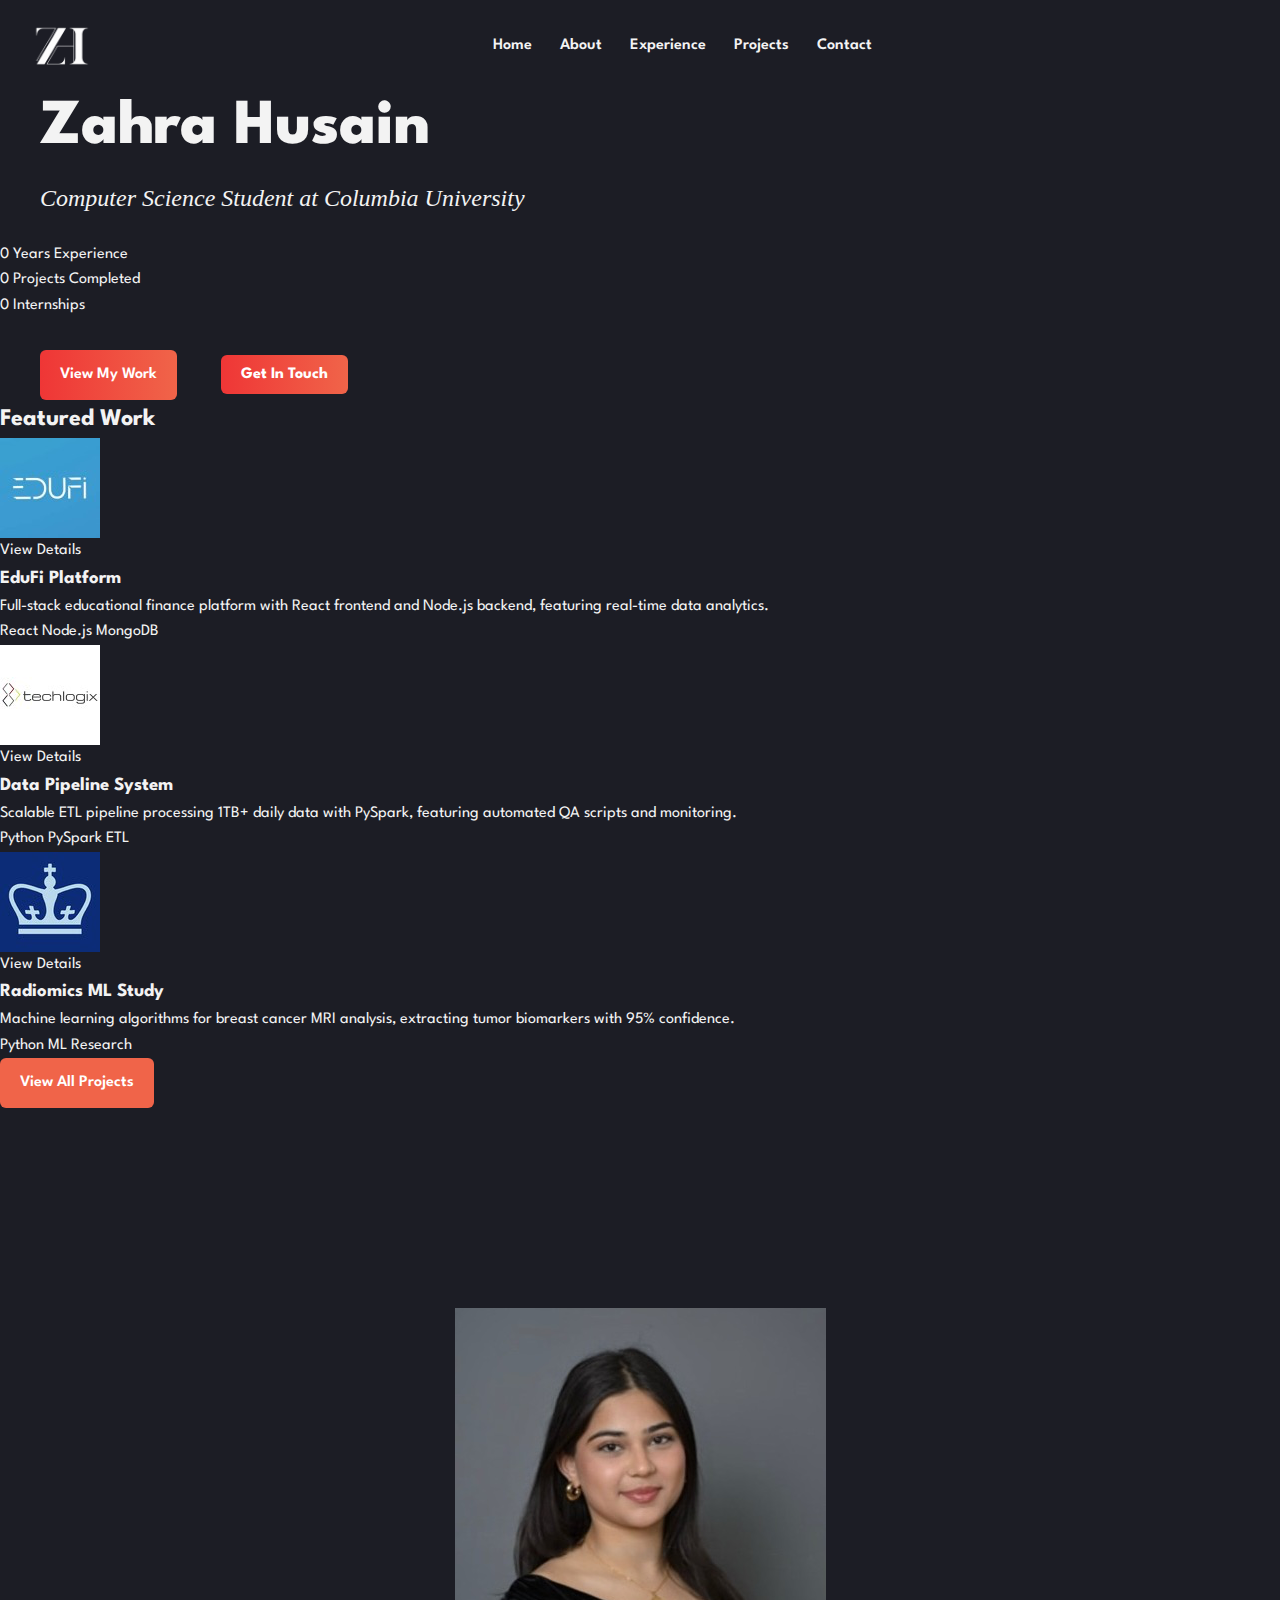
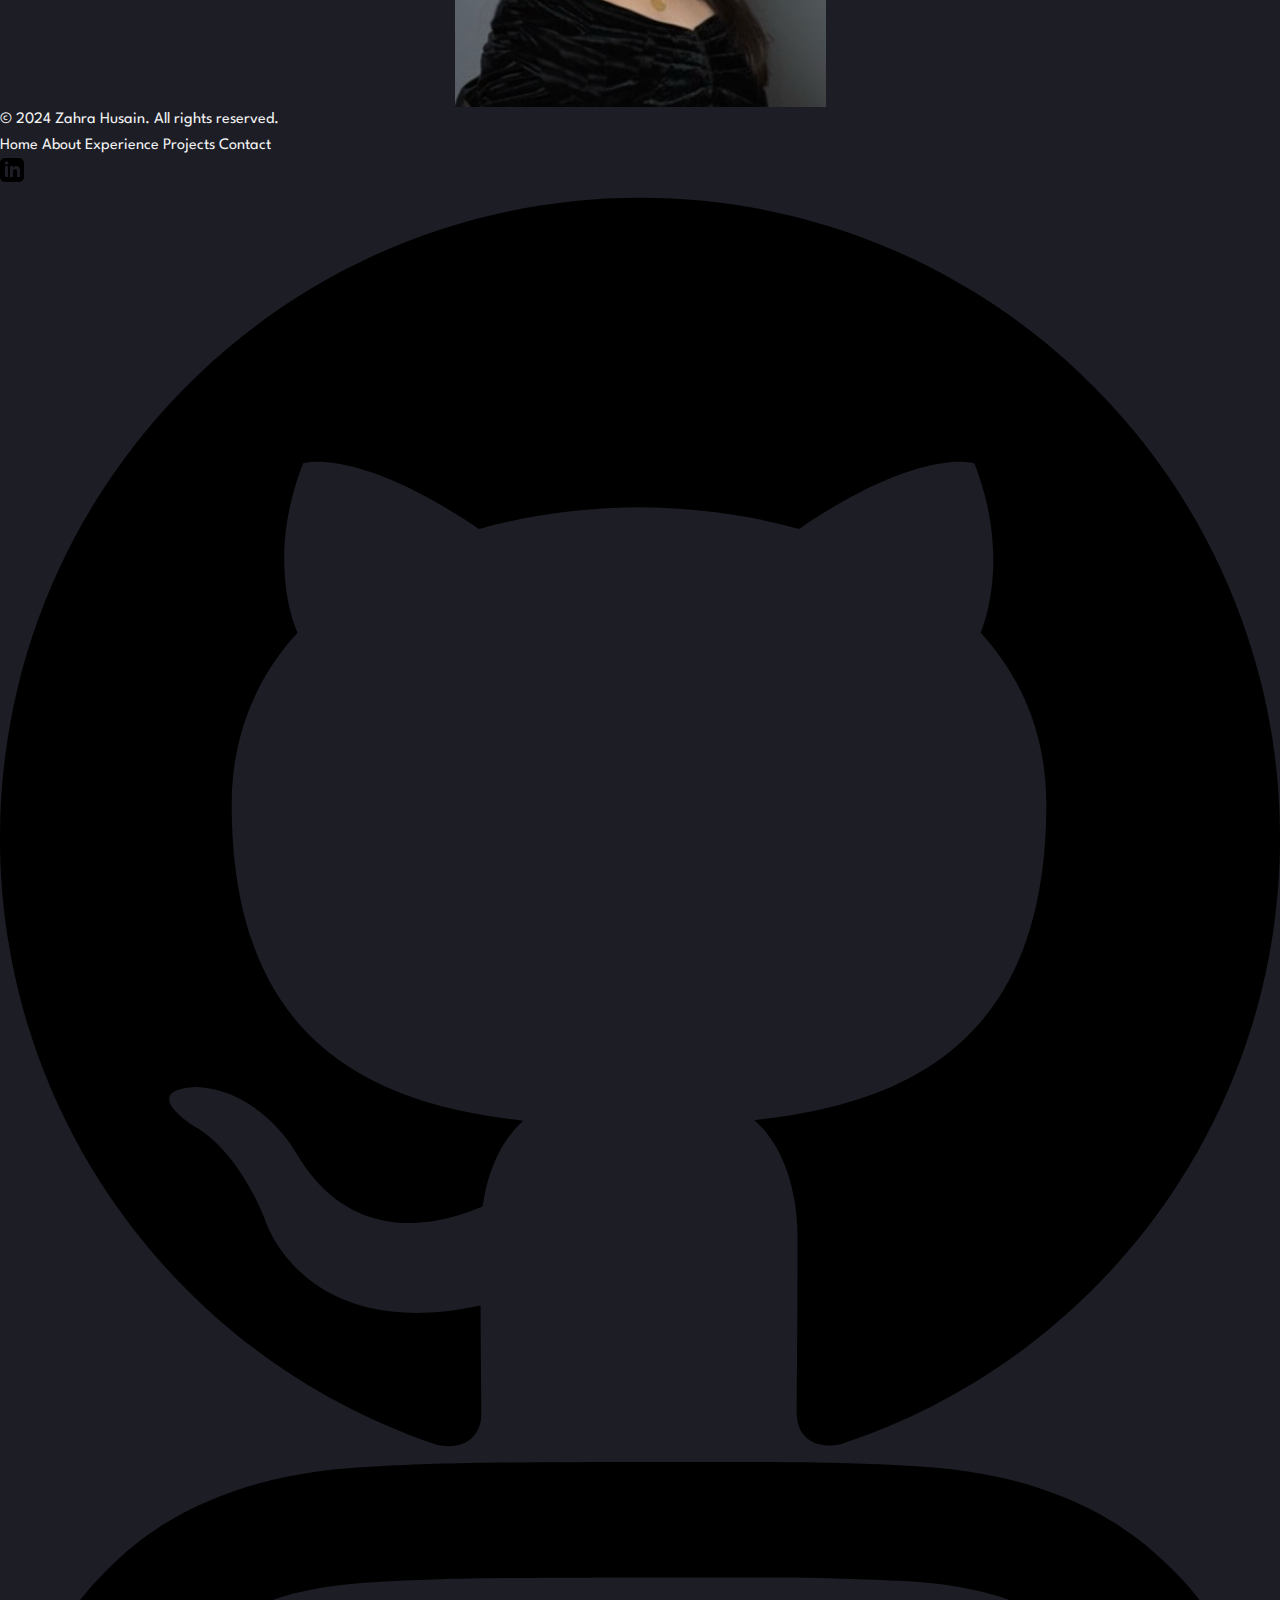
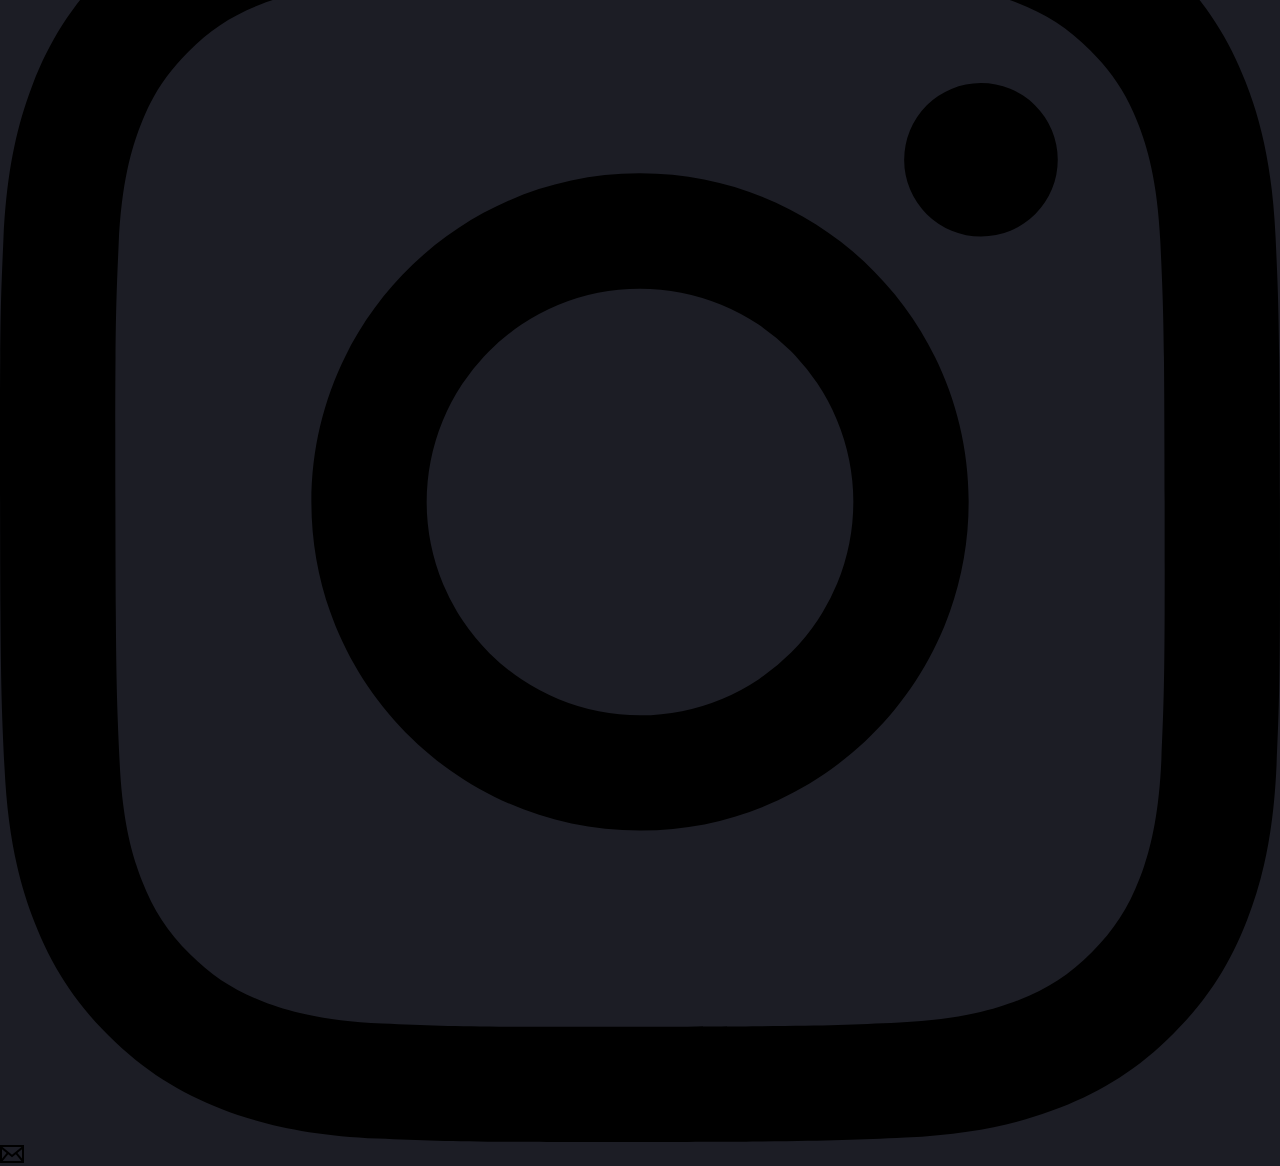
<file: index.html>
<!DOCTYPE html>
<html lang="en">
<head>
    <meta charset="UTF-8">
    <meta name="viewport" content="width=device-width, initial-scale=1.0">
  <title>Zahra Husain | Portfolio</title>
    <link rel="stylesheet" href="styles.css">
    <link rel="preconnect" href="https://fonts.googleapis.com">
    <link rel="preconnect" href="https://fonts.gstatic.com" crossorigin>
    <link href="https://fonts.googleapis.com/css2?family=League+Spartan:wght@300;400;500;600;700;800&display=swap" rel="stylesheet">
</head>
<body>
    <!-- TYPING SPLASH SCREEN -->
    <div id="loader" class="splash-screen">
        <div class="splash-content">
            <div class="typing-container">
                <h1 class="typing-text" id="typingName"></h1>
                <div class="typing-subtitle" id="typingSubtitle"></div>
                <div class="cursor" id="typingCursor">|</div>
            </div>
        </div>
  </div>

  <!-- PAGE CONTENT -->
    <div id="page-wrap" class="page-transition">
    <header class="main-nav">
            <a href="index.html" class="logo">
        <img id="navLogo" src="assets/monogram_white.svg" alt="ZH Logo">
      </a>
            <nav class="nav-menu">
                <a href="index.html" class="active">Home</a>
                <a href="about.html">About</a>
                <a href="experience.html">Experience</a>
                <a href="projects.html">Projects</a>
                <a href="contact.html">Contact</a>
      </nav>
            <div class="hamburger">
                <span></span>
                <span></span>
                <span></span>
            </div>
        </header>

        <!-- INTERACTIVE HERO -->
        <section id="home" class="interactive-hero">
            <div class="hero-content fade-in">
                <h1 class="hero-title">Zahra Husain</h1>
                <p class="hero-subtitle">Computer Science Student at Columbia University</p>
                <div class="hero-stats">
                    <div class="stat-item fade-in-scale">
                        <span class="stat-number" data-target="3">0</span>
                        <span class="stat-label">Years Experience</span>
                </div>
                    <div class="stat-item fade-in-scale">
                        <span class="stat-number" data-target="15">0</span>
                        <span class="stat-label">Projects Completed</span>
              </div>
                    <div class="stat-item fade-in-scale">
                        <span class="stat-number" data-target="5">0</span>
                        <span class="stat-label">Internships</span>
                    </div>
                </div>
                <div class="hero-actions fade-in">
                    <a href="projects.html" class="btn primary">View My Work</a>
                    <a href="contact.html" class="btn secondary">Get In Touch</a>
                </div>
            </div>
            <div class="floating-elements">
                <div class="floating-shape shape-1"></div>
                <div class="floating-shape shape-2"></div>
                <div class="floating-shape shape-3"></div>
                <div class="floating-shape shape-4"></div>
          </div>
        </section>

        <!-- FEATURED PROJECTS -->
        <section class="featured-projects">
            <div class="container">
                <h2 class="section-title fade-in">Featured Work</h2>
                <div class="projects-showcase">
                    <div class="project-card-large fade-in-scale">
                        <div class="project-image">
                            <img src="assets/edufi.png" alt="EduFi Platform">
                            <div class="project-overlay">
                                <a href="projects.html" class="project-link">View Details</a>
                            </div>
                </div>
                        <div class="project-content">
                            <h3>EduFi Platform</h3>
                            <p>Full-stack educational finance platform with React frontend and Node.js backend, featuring real-time data analytics.</p>
                            <div class="project-tech">
                                <span>React</span>
                                <span>Node.js</span>
                                <span>MongoDB</span>
                </div>
              </div>
            </div>
                    
                    <div class="project-card-large fade-in-scale">
                        <div class="project-image">
                            <img src="assets/techlogix.png" alt="Data Pipeline">
                            <div class="project-overlay">
                                <a href="projects.html" class="project-link">View Details</a>
                            </div>
                </div>
                        <div class="project-content">
                            <h3>Data Pipeline System</h3>
                            <p>Scalable ETL pipeline processing 1TB+ daily data with PySpark, featuring automated QA scripts and monitoring.</p>
                            <div class="project-tech">
                                <span>Python</span>
                                <span>PySpark</span>
                                <span>ETL</span>
                </div>
              </div>
            </div>
          
                    <div class="project-card-large fade-in-scale">
                        <div class="project-image">
                            <img src="assets/columbia.png" alt="ML Research">
                            <div class="project-overlay">
                                <a href="projects.html" class="project-link">View Details</a>
                            </div>
                </div>
                        <div class="project-content">
                            <h3>Radiomics ML Study</h3>
                            <p>Machine learning algorithms for breast cancer MRI analysis, extracting tumor biomarkers with 95% confidence.</p>
                            <div class="project-tech">
                                <span>Python</span>
                                <span>ML</span>
                                <span>Research</span>
                </div>
              </div>
            </div>
                </div>
                <div class="projects-cta fade-in">
                    <a href="projects.html" class="btn primary">View All Projects</a>
              </div>
            </div>
          </section>

        <!-- QUICK ABOUT -->
        <section class="quick-about">
            <div class="container">
                <div class="about-preview">
                    <div class="about-text fade-in-left">
                        <h2>About Me</h2>
                        <p>I'm a rising junior at Columbia studying <strong>Computer Science</strong> and <strong>Business Management</strong>. I love using code to solve real problems through machine learning, full-stack development, and data infrastructure.</p>
                        <a href="about.html" class="btn secondary">Learn More</a>
          </div>
                    <div class="about-image fade-in-right">
                        <img src="assets/profile.png" alt="Zahra Husain">
              </div>
          </div>
        </div>
      </section>
      
    <footer class="footer">
            <div class="footer-content">
                <p>&copy; 2024 Zahra Husain. All rights reserved.</p>
      <div class="footer-links">
                    <a href="index.html">Home</a>
                    <a href="about.html">About</a>
                    <a href="experience.html">Experience</a>
                    <a href="projects.html">Projects</a>
                    <a href="contact.html">Contact</a>
      </div>
      <div class="footer-socials">
                    <a href="https://linkedin.com/in/zahra-husain-/">
          <img src="assets/linkedin.svg" alt="LinkedIn" />
        </a>
                    <a href="https://github.com/zahrahusain45">
          <img src="assets/github.svg" alt="GitHub" />
        </a>
                    <a href="https://www.instagram.com/zahrahusain4">
                        <img src="assets/instagram.svg" alt="Instagram" />
                    </a>
        <a href="mailto:zahra.husain@columbia.edu">
          <img src="assets/email.svg" alt="Email" />
        </a>
                </div>
      </div>
    </footer>
    </div>

      <script>
        // Typing animation with audio
        function typeText(element, text, speed = 100) {
            return new Promise((resolve) => {
            let i = 0;
                element.innerHTML = '';
                const typeInterval = setInterval(() => {
              if (i < text.length) {
                        element.innerHTML += text.charAt(i);
                        playTypingSound();
                        i++;
                    } else {
                        clearInterval(typeInterval);
                        resolve();
                    }
                }, speed);
            });
        }

        function playTypingSound() {
            try {
                const audioContext = new (window.AudioContext || window.webkitAudioContext)();
                if (audioContext.state === 'suspended') {
                    audioContext.resume();
                }
                
                // Create soft, rhythmic keyboard click
                const oscillator1 = audioContext.createOscillator();
                const oscillator2 = audioContext.createOscillator();
                const gainNode = audioContext.createGain();
                const filter = audioContext.createBiquadFilter();
                const filter2 = audioContext.createBiquadFilter();
                
                // Connect audio nodes with filters for softness
                oscillator1.connect(filter);
                oscillator2.connect(filter2);
                filter.connect(gainNode);
                filter2.connect(gainNode);
                gainNode.connect(audioContext.destination);
                
                // Soft, crisp frequencies - lower pitch
                const baseFreq = 600 + Math.random() * 200; // Lower, deeper base
                const tapFreq = 1000 + Math.random() * 300; // Lower plastic tap frequency
                
                // Main soft click (higher frequency for crispness)
                oscillator1.frequency.setValueAtTime(baseFreq, audioContext.currentTime);
                oscillator1.type = 'sine'; // Sine wave for softness
                
                // Subtle plastic tap (very high frequency)
                oscillator2.frequency.setValueAtTime(tapFreq, audioContext.currentTime);
                oscillator2.type = 'triangle'; // Triangle for soft tap
                
                // Soft low-pass filters to create that subtle plastic sound - adjusted for lower pitch
                filter.type = 'lowpass';
                filter.frequency.setValueAtTime(1500, audioContext.currentTime);
                filter.Q.setValueAtTime(0.5, audioContext.currentTime);
                
                filter2.type = 'lowpass';
                filter2.frequency.setValueAtTime(2000, audioContext.currentTime);
                filter2.Q.setValueAtTime(0.3, audioContext.currentTime);
                
                // Soft, rhythmic envelope - quick but gentle
                gainNode.gain.setValueAtTime(0, audioContext.currentTime);
                gainNode.gain.linearRampToValueAtTime(0.03, audioContext.currentTime + 0.001); // Very quick, soft attack
                gainNode.gain.linearRampToValueAtTime(0.025, audioContext.currentTime + 0.005); // Gentle sustain
                gainNode.gain.exponentialRampToValueAtTime(0.001, audioContext.currentTime + 0.06); // Soft decay
                
                // Start both oscillators
                oscillator1.start(audioContext.currentTime);
                oscillator2.start(audioContext.currentTime);
                
                // Stop after short, crisp duration
                oscillator1.stop(audioContext.currentTime + 0.06);
                oscillator2.stop(audioContext.currentTime + 0.06);
            } catch (error) {
                console.log('Audio not available:', error);
            }
        }

        window.addEventListener("load", async () => {
            const typingName = document.getElementById('typingName');
            const typingSubtitle = document.getElementById('typingSubtitle');
            const cursor = document.getElementById('typingCursor');
            
            await typeText(typingName, 'Zahra Husain', 100); // Faster typing speed
            await new Promise(resolve => setTimeout(resolve, 300)); // Reduced pause
            await typeText(typingSubtitle, 'Student at Columbia University', 80); // Faster typing speed
            await new Promise(resolve => setTimeout(resolve, 500)); // Reduced pause
            cursor.style.display = 'none';
            
            setTimeout(() => {
                document.body.classList.add("loaded");
                const splashScreen = document.getElementById("loader");
                if (splashScreen) splashScreen.classList.add("is-hidden");
                const pageWrap = document.getElementById("page-wrap");
                if (pageWrap) pageWrap.classList.add("loaded");
                
                // Start counter animation after page transition is complete
                setTimeout(() => {
                    animateCounters();
                }, 1000);
            }, 200); // Reduced final delay
        });

        // Fade-in on scroll functionality
        const observerOptions = {
            threshold: 0.1,
            rootMargin: '0px 0px -50px 0px'
        };

        const observer = new IntersectionObserver((entries) => {
            entries.forEach(entry => {
                if (entry.isIntersecting) {
                    entry.target.classList.add('visible');
                }
            });
        }, observerOptions);

        document.addEventListener('DOMContentLoaded', () => {
            const fadeElements = document.querySelectorAll('.fade-in, .fade-in-left, .fade-in-right, .fade-in-scale');
            fadeElements.forEach(el => observer.observe(el));
        });

        // Counter animation for stats
        function animateCounters() {
            const counters = document.querySelectorAll('.stat-number');
            counters.forEach(counter => {
                const target = parseInt(counter.getAttribute('data-target'));
                const duration = 2000; // 2 seconds
                const increment = target / (duration / 16); // 60fps
                let current = 0;
                
                const updateCounter = () => {
                    if (current < target) {
                        current += increment;
                        counter.textContent = Math.floor(current);
                        requestAnimationFrame(updateCounter);
                    } else {
                        counter.textContent = target;
                    }
                };
                
                updateCounter();
            });
        }
        </script>
      </body>
      </html>
</file>
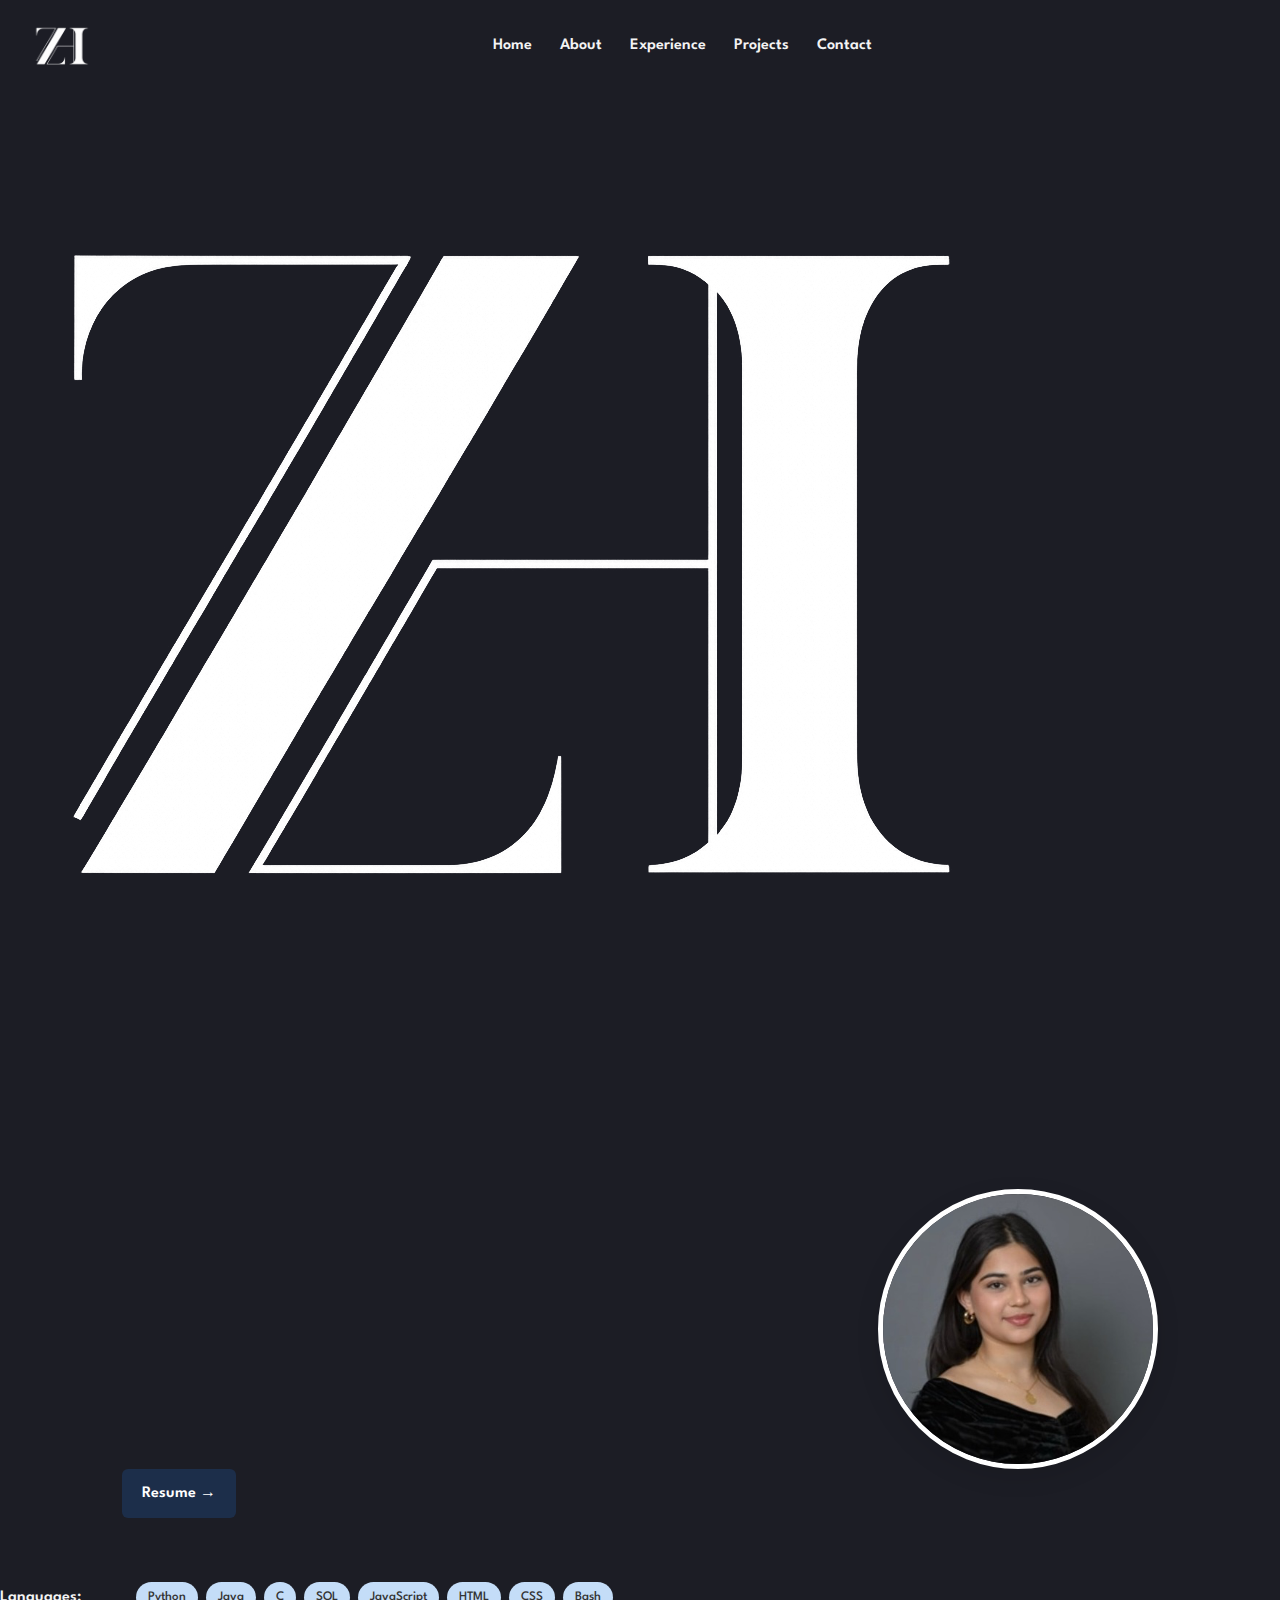
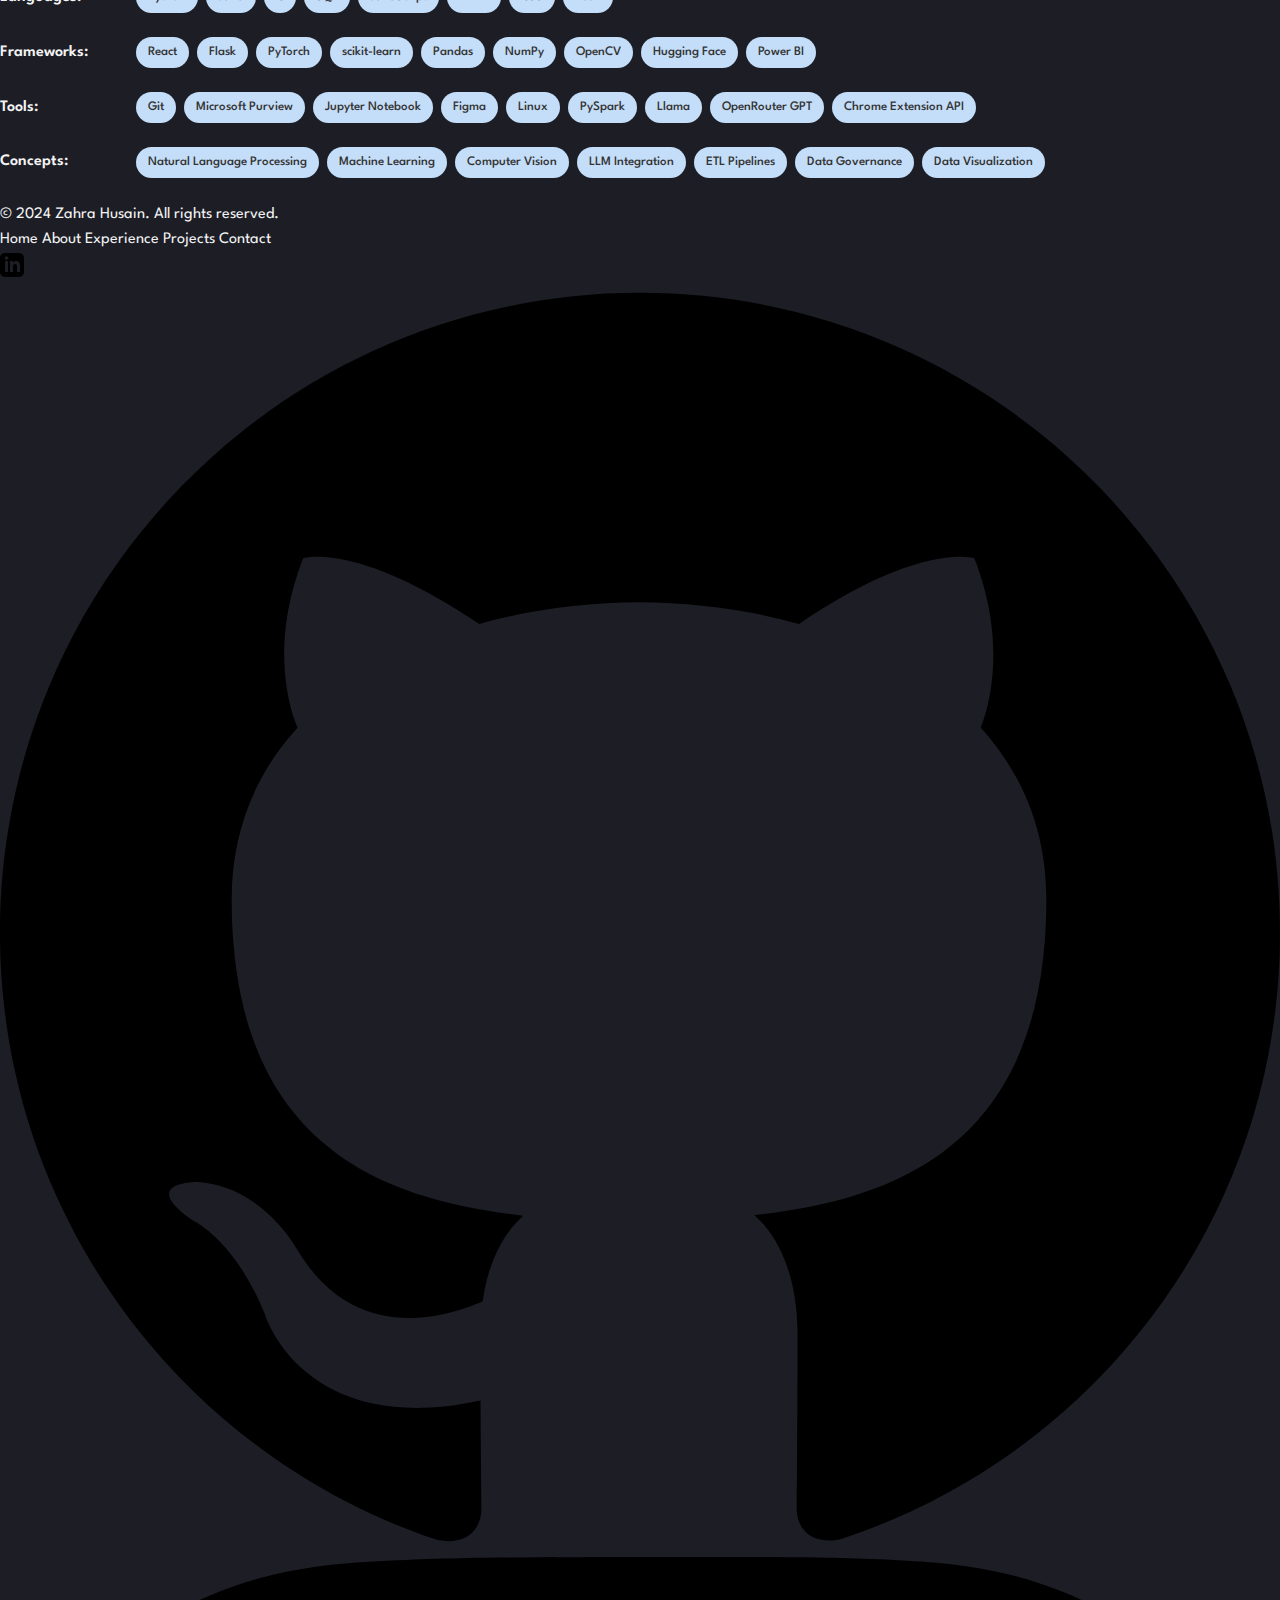
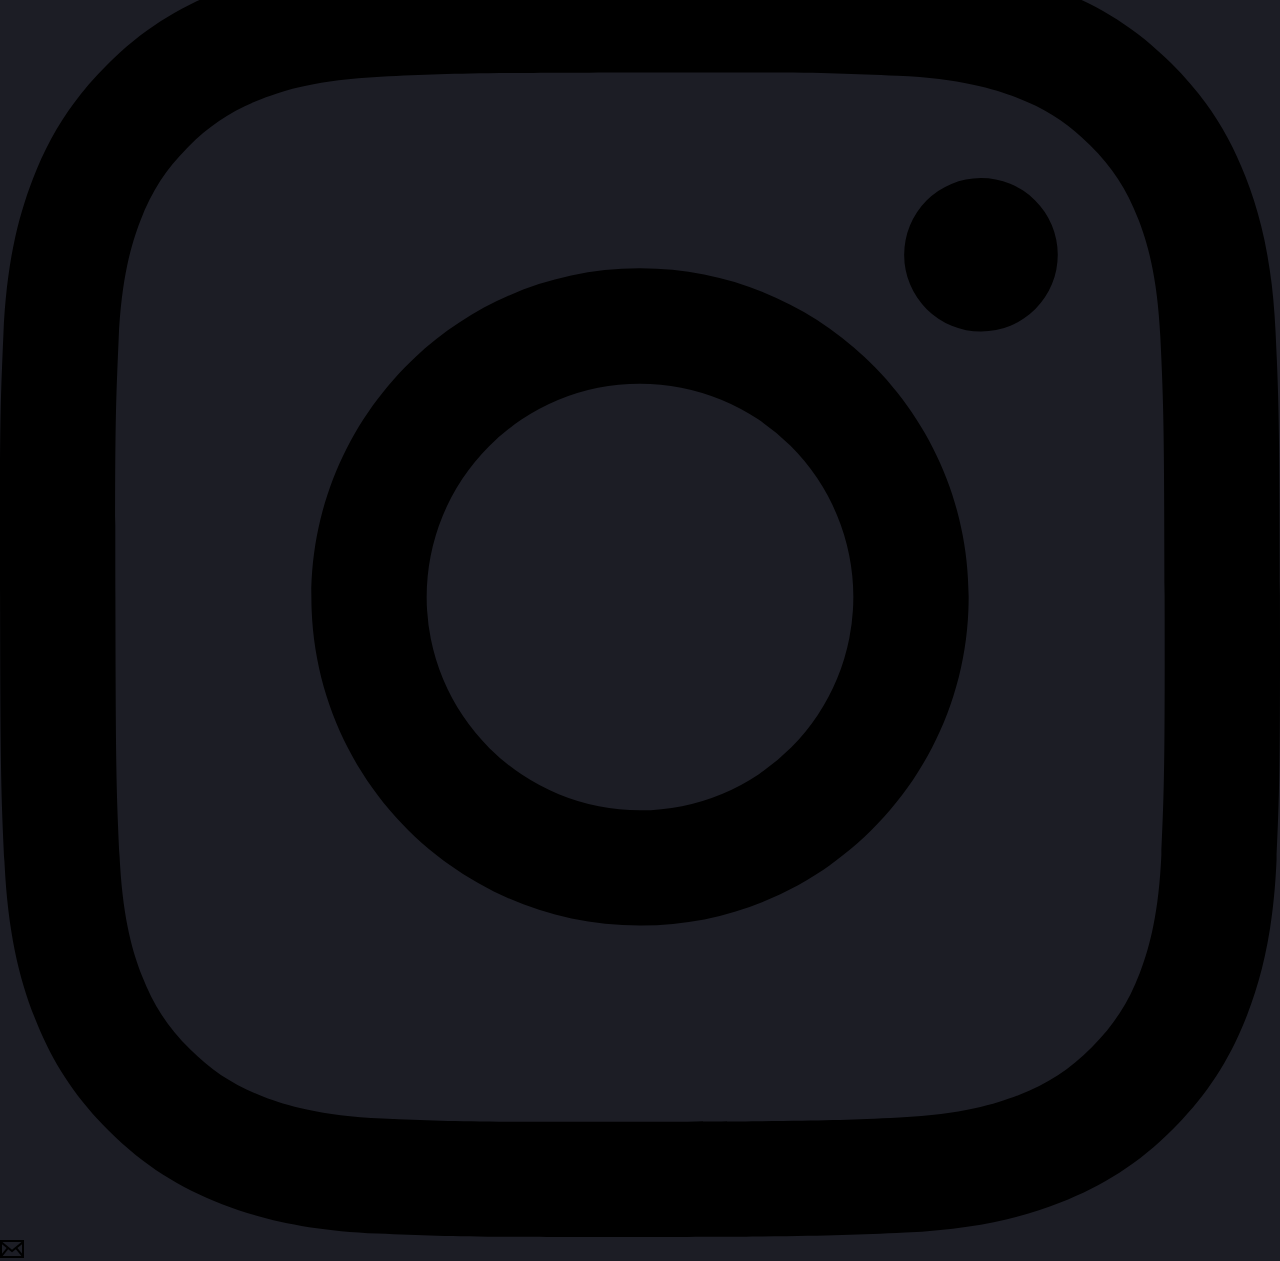
<file: about.html>
<!DOCTYPE html>
<html lang="en">
<head>
    <meta charset="UTF-8">
    <meta name="viewport" content="width=device-width, initial-scale=1.0">
    <title>About - Zahra Husain</title>
    <link rel="stylesheet" href="styles.css">
    <link rel="preconnect" href="https://fonts.googleapis.com">
    <link rel="preconnect" href="https://fonts.gstatic.com" crossorigin>
    <link href="https://fonts.googleapis.com/css2?family=League+Spartan:wght@300;400;500;600;700;800&display=swap" rel="stylesheet">
</head>
<body>
    <!-- SMOOTH SPLASH SCREEN -->
    <div id="loader" class="splash-screen">
        <div class="splash-content">
            <div class="logo-splash-container">
                <h1 class="splash-name">Zahra Husain</h1>
                <img src="assets/monogram_white.svg" alt="ZH Logo" class="splash-logo">
            </div>
        </div>
    </div>

    <!-- PAGE CONTENT -->
    <div id="page-wrap" class="page-transition">
        <header class="main-nav">
            <a href="index.html" class="logo">
                <img id="navLogo" src="assets/monogram_white.svg" alt="ZH Logo">
            </a>
            <nav class="nav-menu">
                <a href="index.html">Home</a>
                <a href="about.html" class="active">About</a>
                <a href="experience.html">Experience</a>
                <a href="projects.html">Projects</a>
                <a href="contact.html">Contact</a>
            </nav>
            <div class="hamburger">
                <span></span>
                <span></span>
                <span></span>
            </div>
        </header>

        <main class="about-page">
            <div class="about-container">
                <div class="about-text fade-in-left">
                    <h1>About Me</h1>
                    <p><em>Computer Science at Columbia University.</em></p>
                    <br>
                    <p>
                        I'm Zahra Husain, a rising junior at Columbia studying <strong>Computer Science</strong> and <strong>Business Management</strong>.
                        I love using code to solve real problems. My work spans machine learning, natural language processing, full-stack apps, and data infrastructure, always grounded in curiosity and impact.
                    </p>
                    <br>
                    <p>
                        I'm originally from Lahore, Pakistan, you'll often find me biking around the city, experimenting with new recipes, or buried in a good museum exhibit.
                    </p>
                    <br>
                    <a href="assets/Zahra_Husain_Resume.pdf" class="btn-resume" target="_blank">Resume →</a>
                </div>
                <img src="assets/profile.png" alt="Zahra Husain" class="profile-pic fade-in-right" />
            </div>

            <div class="skills-grid">
                <div class="tag-row fade-in">
                    <h4>Languages:</h4>
                    <div class="tag-group">
                        <span>Python</span>
                        <span>Java</span>
                        <span>C</span>
                        <span>SQL</span>
                        <span>JavaScript</span>
                        <span>HTML</span>
                        <span>CSS</span>
                        <span>Bash</span>
                    </div>
                </div>
                <div class="tag-row fade-in">
                    <h4>Frameworks:</h4>
                    <div class="tag-group">
                        <span>React</span>
                        <span>Flask</span>
                        <span>PyTorch</span>
                        <span>scikit-learn</span>
                        <span>Pandas</span>
                        <span>NumPy</span>
                        <span>OpenCV</span>
                        <span>Hugging Face</span>
                        <span>Power BI</span>
                    </div>
                </div>
                <div class="tag-row fade-in">
                    <h4>Tools:</h4>
                    <div class="tag-group">
                        <span>Git</span>
                        <span>Microsoft Purview</span>
                        <span>Jupyter Notebook</span>
                        <span>Figma</span>
                        <span>Linux</span>
                        <span>PySpark</span>
                        <span>Llama</span>
                        <span>OpenRouter GPT</span>
                        <span>Chrome Extension API</span>
                    </div>
                </div>
                <div class="tag-row fade-in">
                    <h4>Concepts:</h4>
                    <div class="tag-group">
                        <span>Natural Language Processing</span>
                        <span>Machine Learning</span>
                        <span>Computer Vision</span>
                        <span>LLM Integration</span>
                        <span>ETL Pipelines</span>
                        <span>Data Governance</span>
                        <span>Data Visualization</span>
                    </div>
                </div>
            </div>
        </main>

        <footer class="footer">
            <div class="footer-content">
                <p>&copy; 2024 Zahra Husain. All rights reserved.</p>
                <div class="footer-links">
                    <a href="index.html">Home</a>
                    <a href="about.html">About</a>
                    <a href="experience.html">Experience</a>
                    <a href="projects.html">Projects</a>
                    <a href="contact.html">Contact</a>
                </div>
                <div class="footer-socials">
                    <a href="https://linkedin.com/in/zahra-husain-/">
                        <img src="assets/linkedin.svg" alt="LinkedIn" />
                    </a>
                    <a href="https://github.com/zahrahusain45">
                        <img src="assets/github.svg" alt="GitHub" />
                    </a>
                    <a href="https://www.instagram.com/zahrahusain4">
                        <img src="assets/instagram.svg" alt="Instagram" />
                    </a>
                    <a href="mailto:zahra.husain@columbia.edu">
                        <img src="assets/email.svg" alt="Email" />
                    </a>
                </div>
            </div>
        </footer>
    </div>

    <script>
        window.addEventListener("load", () => {
            // Smooth logo transition
            setTimeout(() => {
                document.body.classList.add("loaded");
                const splashScreen = document.getElementById("loader");
                if (splashScreen) splashScreen.classList.add("is-hidden");
                const pageWrap = document.getElementById("page-wrap");
                if (pageWrap) pageWrap.classList.add("loaded");
            }, 800); // Show logo for 0.8 seconds
        });

        // Fade-in on scroll functionality
        const observerOptions = {
            threshold: 0.1,
            rootMargin: '0px 0px -50px 0px'
        };

        const observer = new IntersectionObserver((entries) => {
            entries.forEach(entry => {
                if (entry.isIntersecting) {
                    entry.target.classList.add('visible');
                }
            });
        }, observerOptions);

        document.addEventListener('DOMContentLoaded', () => {
            const fadeElements = document.querySelectorAll('.fade-in, .fade-in-left, .fade-in-right, .fade-in-scale');
            fadeElements.forEach(el => observer.observe(el));
        });
    </script>
</body>
</html>
</file>
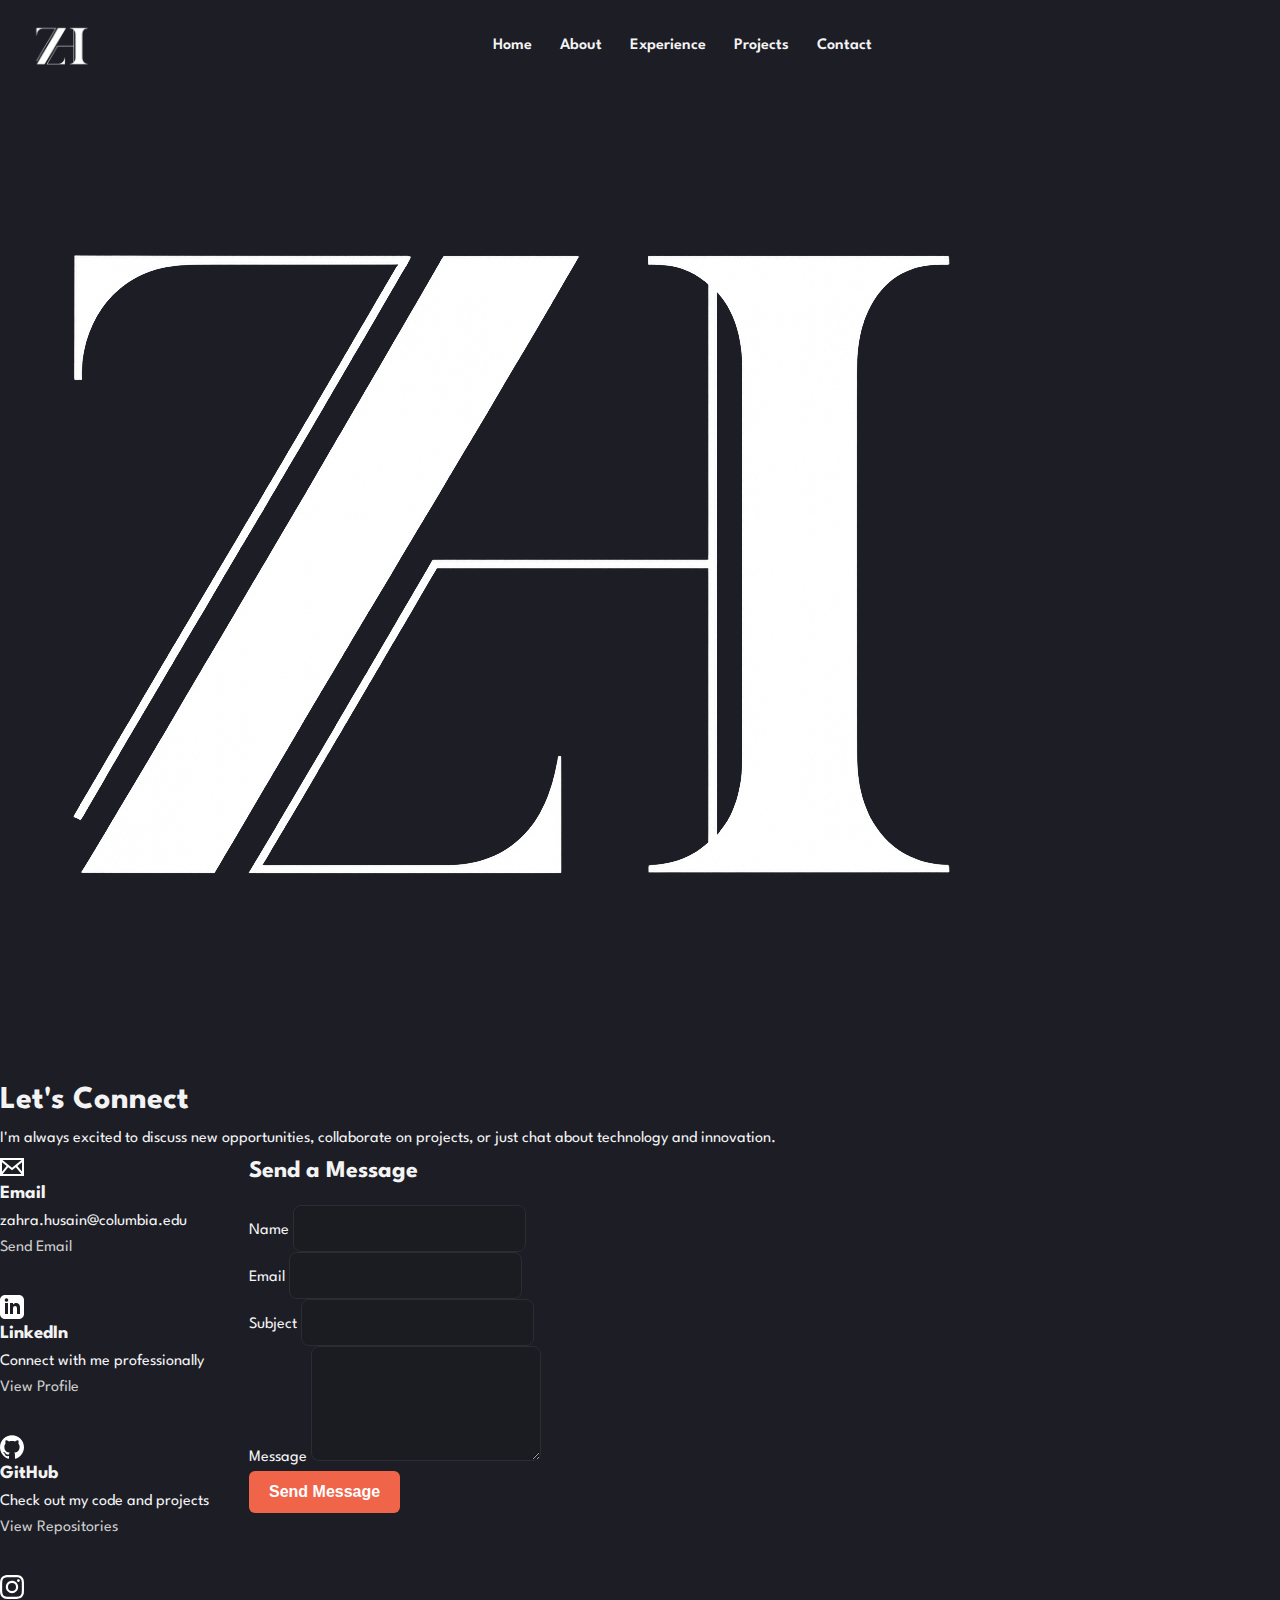
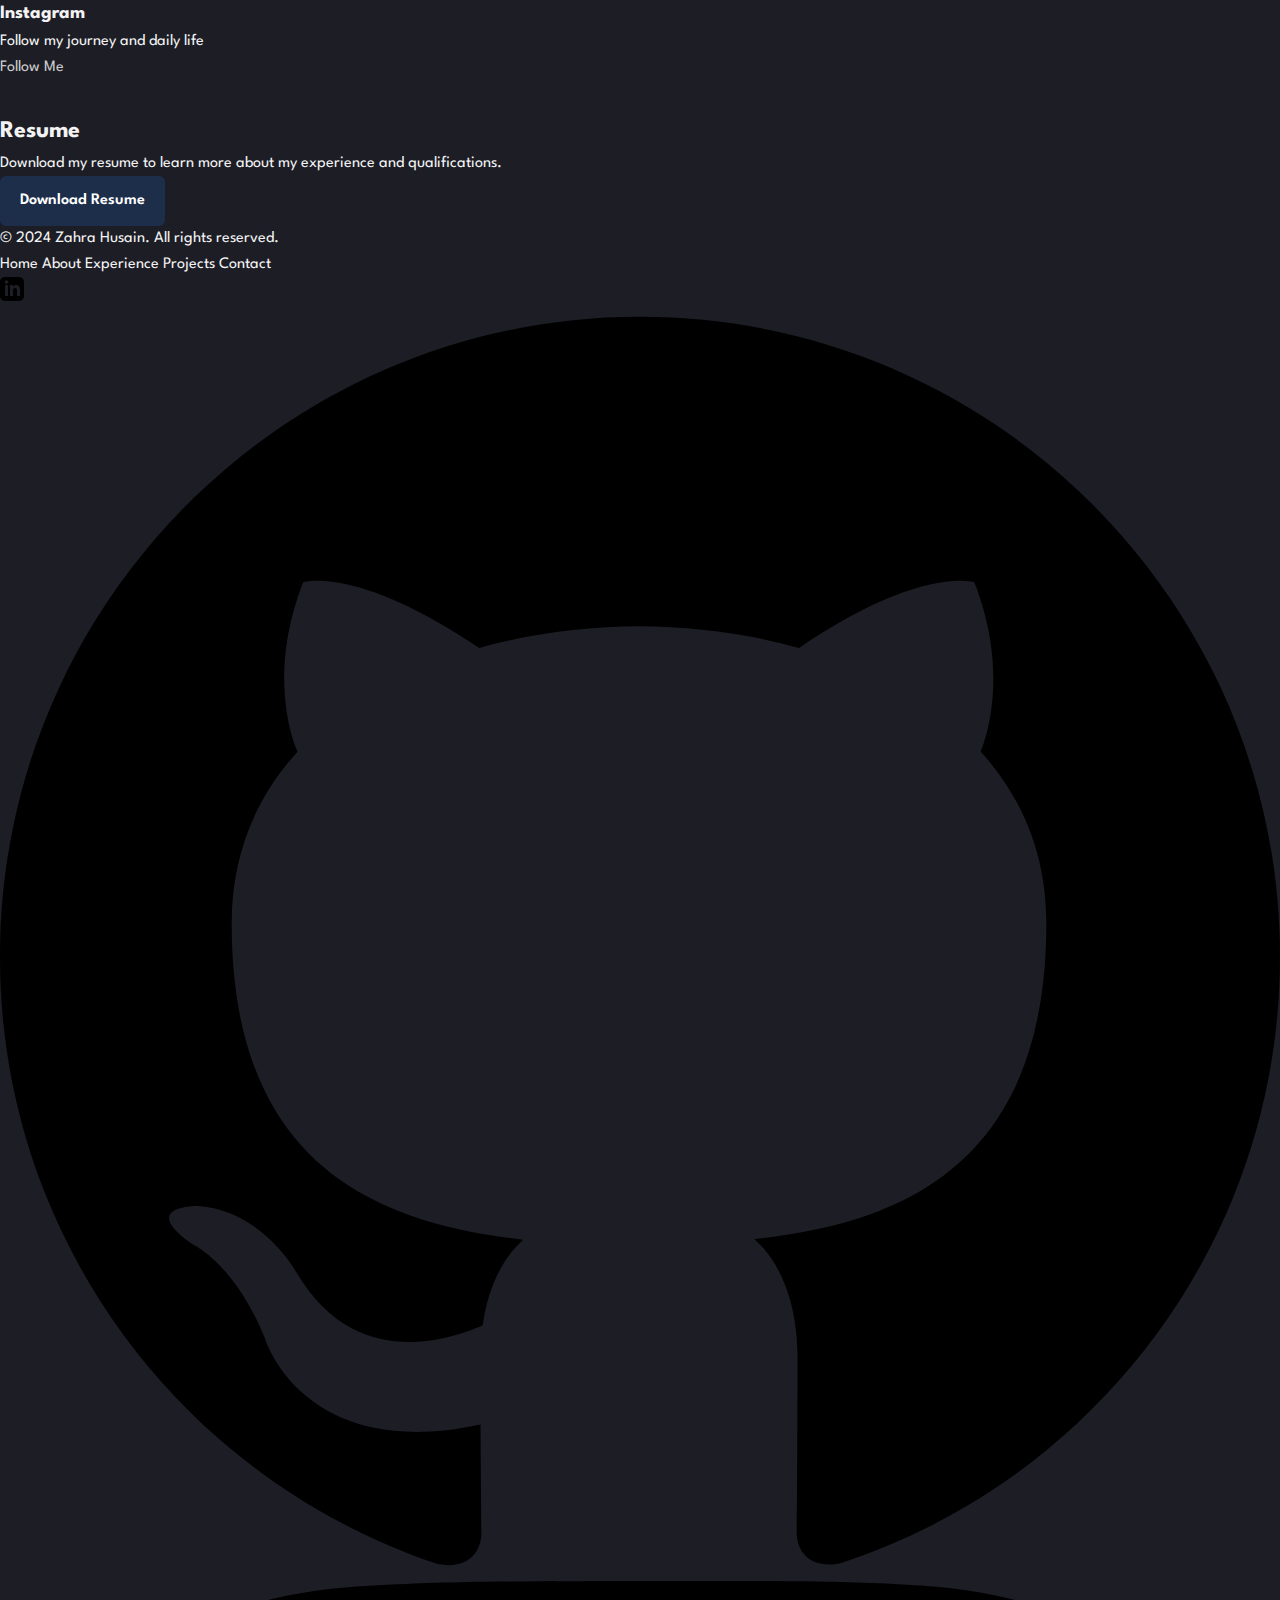
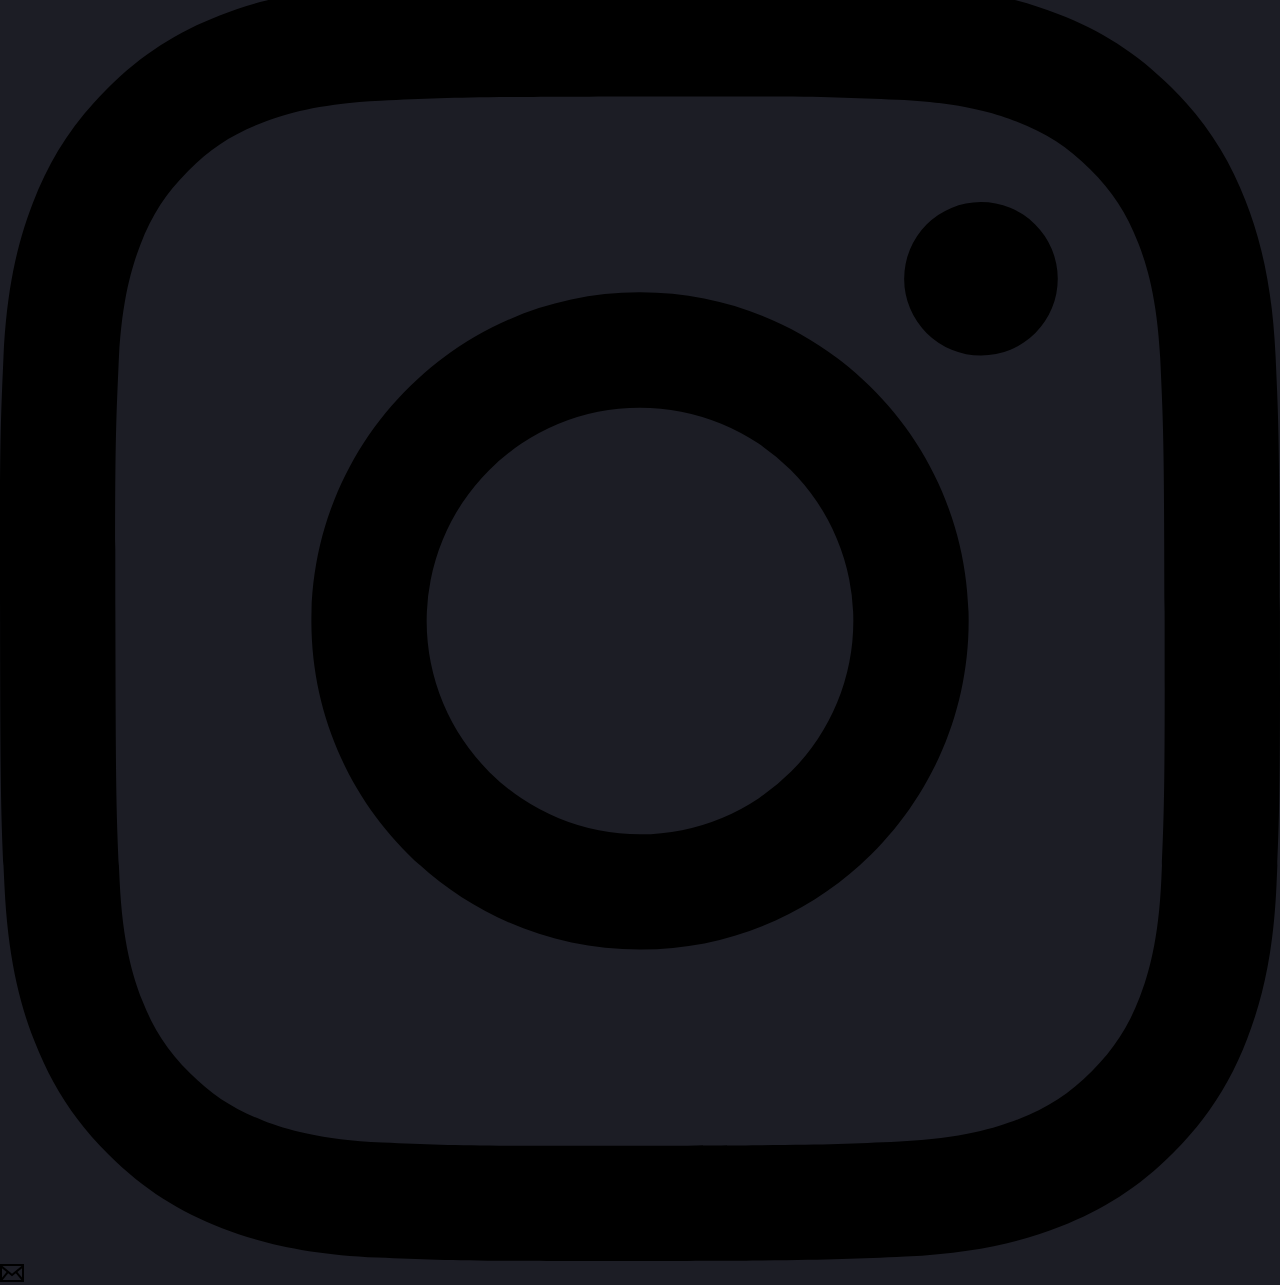
<file: contact.html>
<!DOCTYPE html>
<html lang="en">
<head>
    <meta charset="UTF-8">
    <meta name="viewport" content="width=device-width, initial-scale=1.0">
    <title>Contact - Zahra Husain</title>
    <link rel="stylesheet" href="styles.css">
    <link rel="preconnect" href="https://fonts.googleapis.com">
    <link rel="preconnect" href="https://fonts.gstatic.com" crossorigin>
    <link href="https://fonts.googleapis.com/css2?family=League+Spartan:wght@300;400;500;600;700;800&display=swap" rel="stylesheet">
</head>
<body>
    <!-- SMOOTH SPLASH SCREEN -->
    <div id="loader" class="splash-screen">
        <div class="splash-content">
            <div class="logo-splash-container">
                <h1 class="splash-name">Zahra Husain</h1>
                <img src="assets/monogram_white.svg" alt="ZH Logo" class="splash-logo">
            </div>
        </div>
    </div>

    <!-- PAGE CONTENT -->
    <div id="page-wrap" class="page-transition">
        <header class="main-nav">
            <a href="index.html" class="logo">
                <img id="navLogo" src="assets/monogram_white.svg" alt="ZH Logo">
            </a>
            <nav class="nav-menu">
                <a href="index.html">Home</a>
                <a href="about.html">About</a>
                <a href="experience.html">Experience</a>
                <a href="projects.html">Projects</a>
                <a href="contact.html" class="active">Contact</a>
            </nav>
            <div class="hamburger">
                <span></span>
                <span></span>
                <span></span>
            </div>
        </header>

        <main class="contact-page">
            <h1 class="fade-in">Let's Connect</h1>
            <p class="contact-subtitle fade-in">I'm always excited to discuss new opportunities, collaborate on projects, or just chat about technology and innovation.</p>
            
            <div class="contact-content">
                <div class="contact-info fade-in-left">
                    <div class="contact-item">
                        <div class="contact-icon">
                            <img src="assets/email.svg" alt="Email">
                        </div>
                        <div class="contact-details">
                            <h3>Email</h3>
                            <p>zahra.husain@columbia.edu</p>
                            <a href="mailto:zahra.husain@columbia.edu" class="contact-link">Send Email</a>
                        </div>
                    </div>

                    <div class="contact-item">
                        <div class="contact-icon">
                            <img src="assets/linkedin.svg" alt="LinkedIn">
                        </div>
                        <div class="contact-details">
                            <h3>LinkedIn</h3>
                            <p>Connect with me professionally</p>
                            <a href="https://linkedin.com/in/zahra-husain-/" class="contact-link" target="_blank">View Profile</a>
                        </div>
                    </div>

                    <div class="contact-item">
                        <div class="contact-icon">
                            <img src="assets/github.svg" alt="GitHub">
                        </div>
                        <div class="contact-details">
                            <h3>GitHub</h3>
                            <p>Check out my code and projects</p>
                            <a href="https://github.com/zahrahusain45" class="contact-link" target="_blank">View Repositories</a>
                        </div>
                    </div>

                    <div class="contact-item">
                        <div class="contact-icon">
                            <img src="assets/instagram.svg" alt="Instagram">
                        </div>
                        <div class="contact-details">
                            <h3>Instagram</h3>
                            <p>Follow my journey and daily life</p>
                            <a href="https://www.instagram.com/zahrahusain4" class="contact-link" target="_blank">Follow Me</a>
                        </div>
                    </div>
                </div>

                <div class="contact-form fade-in-right">
                    <h2>Send a Message</h2>
                    <form id="contactForm">
                        <div class="form-group">
                            <label for="name">Name</label>
                            <input type="text" id="name" name="name" required>
                        </div>
                        <div class="form-group">
                            <label for="email">Email</label>
                            <input type="email" id="email" name="email" required>
                        </div>
                        <div class="form-group">
                            <label for="subject">Subject</label>
                            <input type="text" id="subject" name="subject" required>
                        </div>
                        <div class="form-group">
                            <label for="message">Message</label>
                            <textarea id="message" name="message" rows="5" required></textarea>
                        </div>
                        <button type="submit" class="btn primary">Send Message</button>
                    </form>
                </div>
            </div>

            <div class="resume-section fade-in">
                <h2>Resume</h2>
                <p>Download my resume to learn more about my experience and qualifications.</p>
                <a href="assets/Zahra_Husain_Resume.pdf" class="btn-resume" target="_blank">Download Resume</a>
            </div>
        </main>

        <footer class="footer">
            <div class="footer-content">
                <p>&copy; 2024 Zahra Husain. All rights reserved.</p>
                <div class="footer-links">
                    <a href="index.html">Home</a>
                    <a href="about.html">About</a>
                    <a href="experience.html">Experience</a>
                    <a href="projects.html">Projects</a>
                    <a href="contact.html">Contact</a>
                </div>
                <div class="footer-socials">
                    <a href="https://linkedin.com/in/zahra-husain-/">
                        <img src="assets/linkedin.svg" alt="LinkedIn" />
                    </a>
                    <a href="https://github.com/zahrahusain45">
                        <img src="assets/github.svg" alt="GitHub" />
                    </a>
                    <a href="https://www.instagram.com/zahrahusain4">
                        <img src="assets/instagram.svg" alt="Instagram" />
                    </a>
                    <a href="mailto:zahra.husain@columbia.edu">
                        <img src="assets/email.svg" alt="Email" />
                    </a>
                </div>
            </div>
        </footer>
    </div>

    <script>
        window.addEventListener("load", () => {
            // Smooth logo transition
            setTimeout(() => {
                document.body.classList.add("loaded");
                const splashScreen = document.getElementById("loader");
                if (splashScreen) splashScreen.classList.add("is-hidden");
                const pageWrap = document.getElementById("page-wrap");
                if (pageWrap) pageWrap.classList.add("loaded");
            }, 800); // Show logo for 0.8 seconds
        });

        // Fade-in on scroll functionality
        const observerOptions = {
            threshold: 0.1,
            rootMargin: '0px 0px -50px 0px'
        };

        const observer = new IntersectionObserver((entries) => {
            entries.forEach(entry => {
                if (entry.isIntersecting) {
                    entry.target.classList.add('visible');
                }
            });
        }, observerOptions);

        document.addEventListener('DOMContentLoaded', () => {
            const fadeElements = document.querySelectorAll('.fade-in, .fade-in-left, .fade-in-right, .fade-in-scale');
            fadeElements.forEach(el => observer.observe(el));
        });

        // Contact form handling
        document.getElementById('contactForm').addEventListener('submit', function(e) {
            e.preventDefault();
            
            // Get form data
            const formData = new FormData(this);
            const name = formData.get('name');
            const email = formData.get('email');
            const subject = formData.get('subject');
            const message = formData.get('message');
            
            // Create mailto link
            const mailtoLink = `mailto:zahra.husain@columbia.edu?subject=${encodeURIComponent(subject)}&body=${encodeURIComponent(`Name: ${name}\nEmail: ${email}\n\nMessage:\n${message}`)}`;
            
            // Open email client
            window.location.href = mailtoLink;
            
            // Show success message
            alert('Thank you for your message! Your email client should open with a pre-filled message.');
        });
    </script>
</body>
</html>
</file>
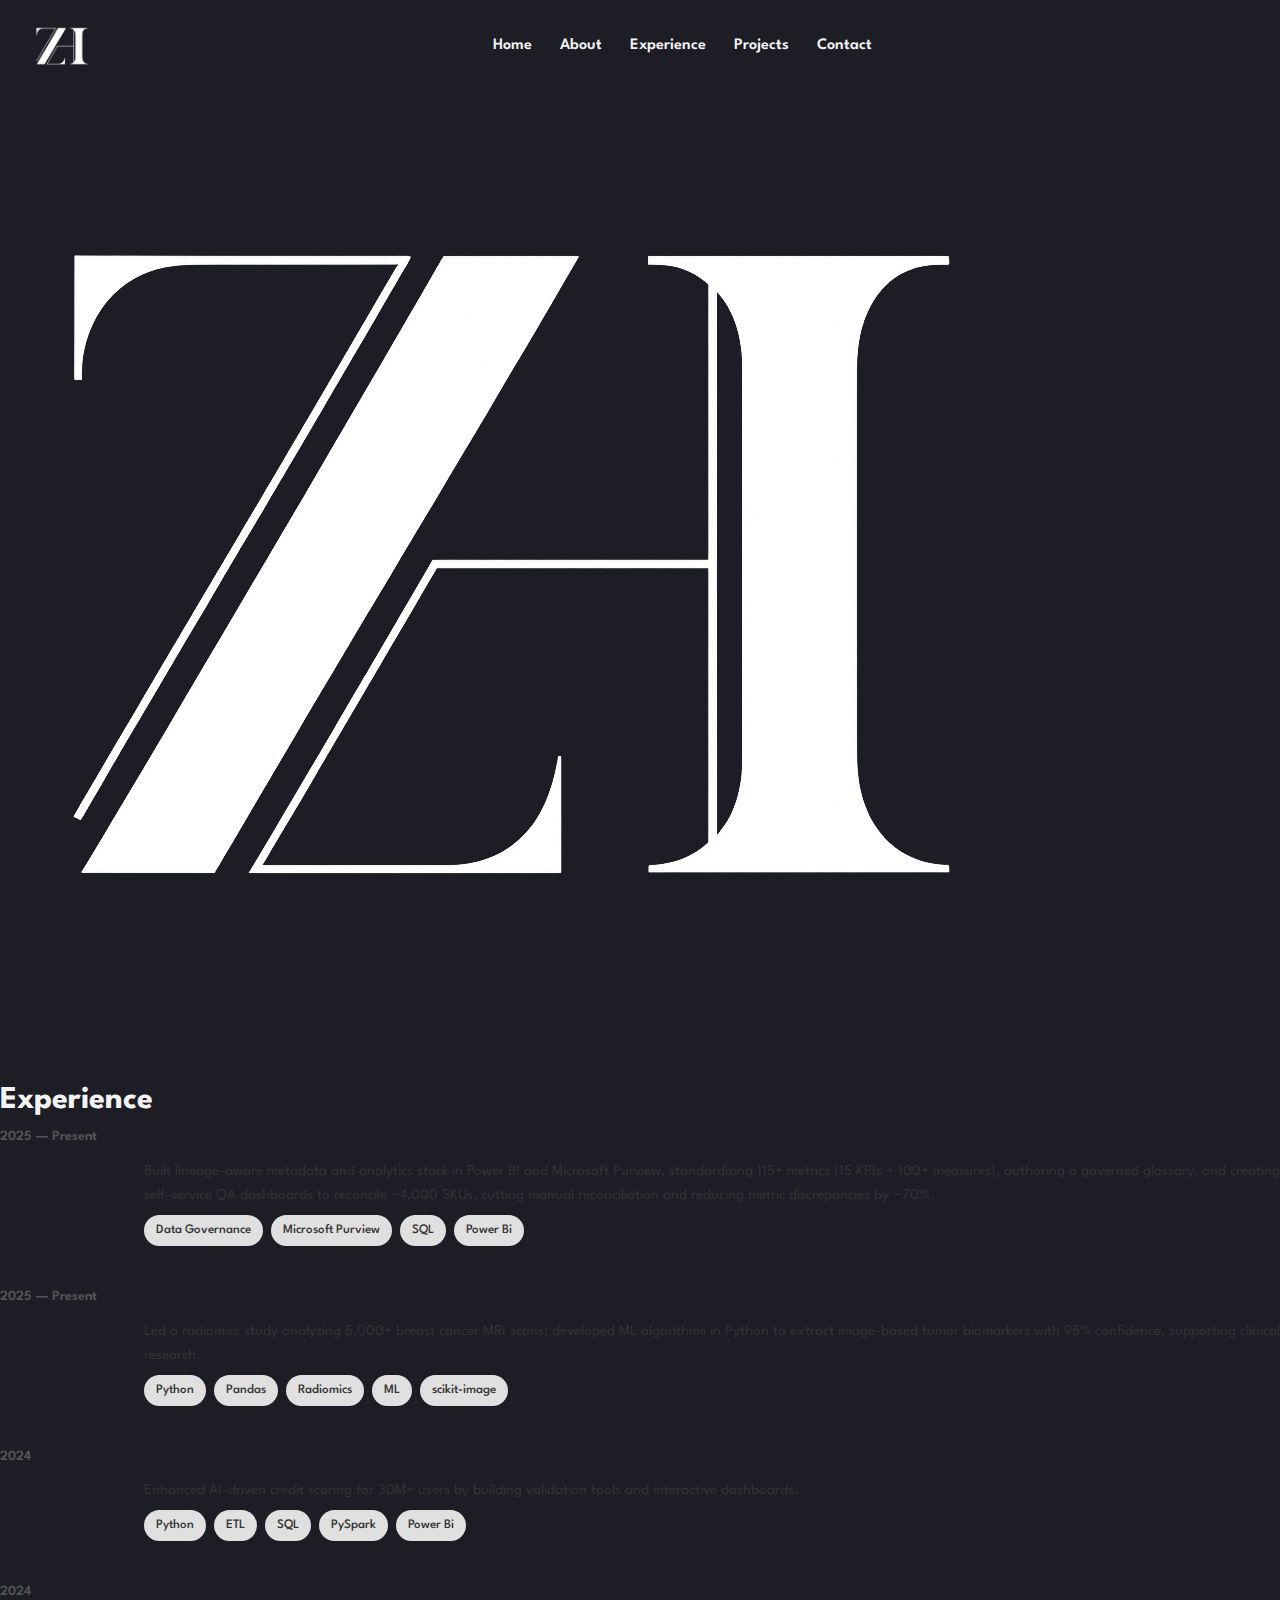
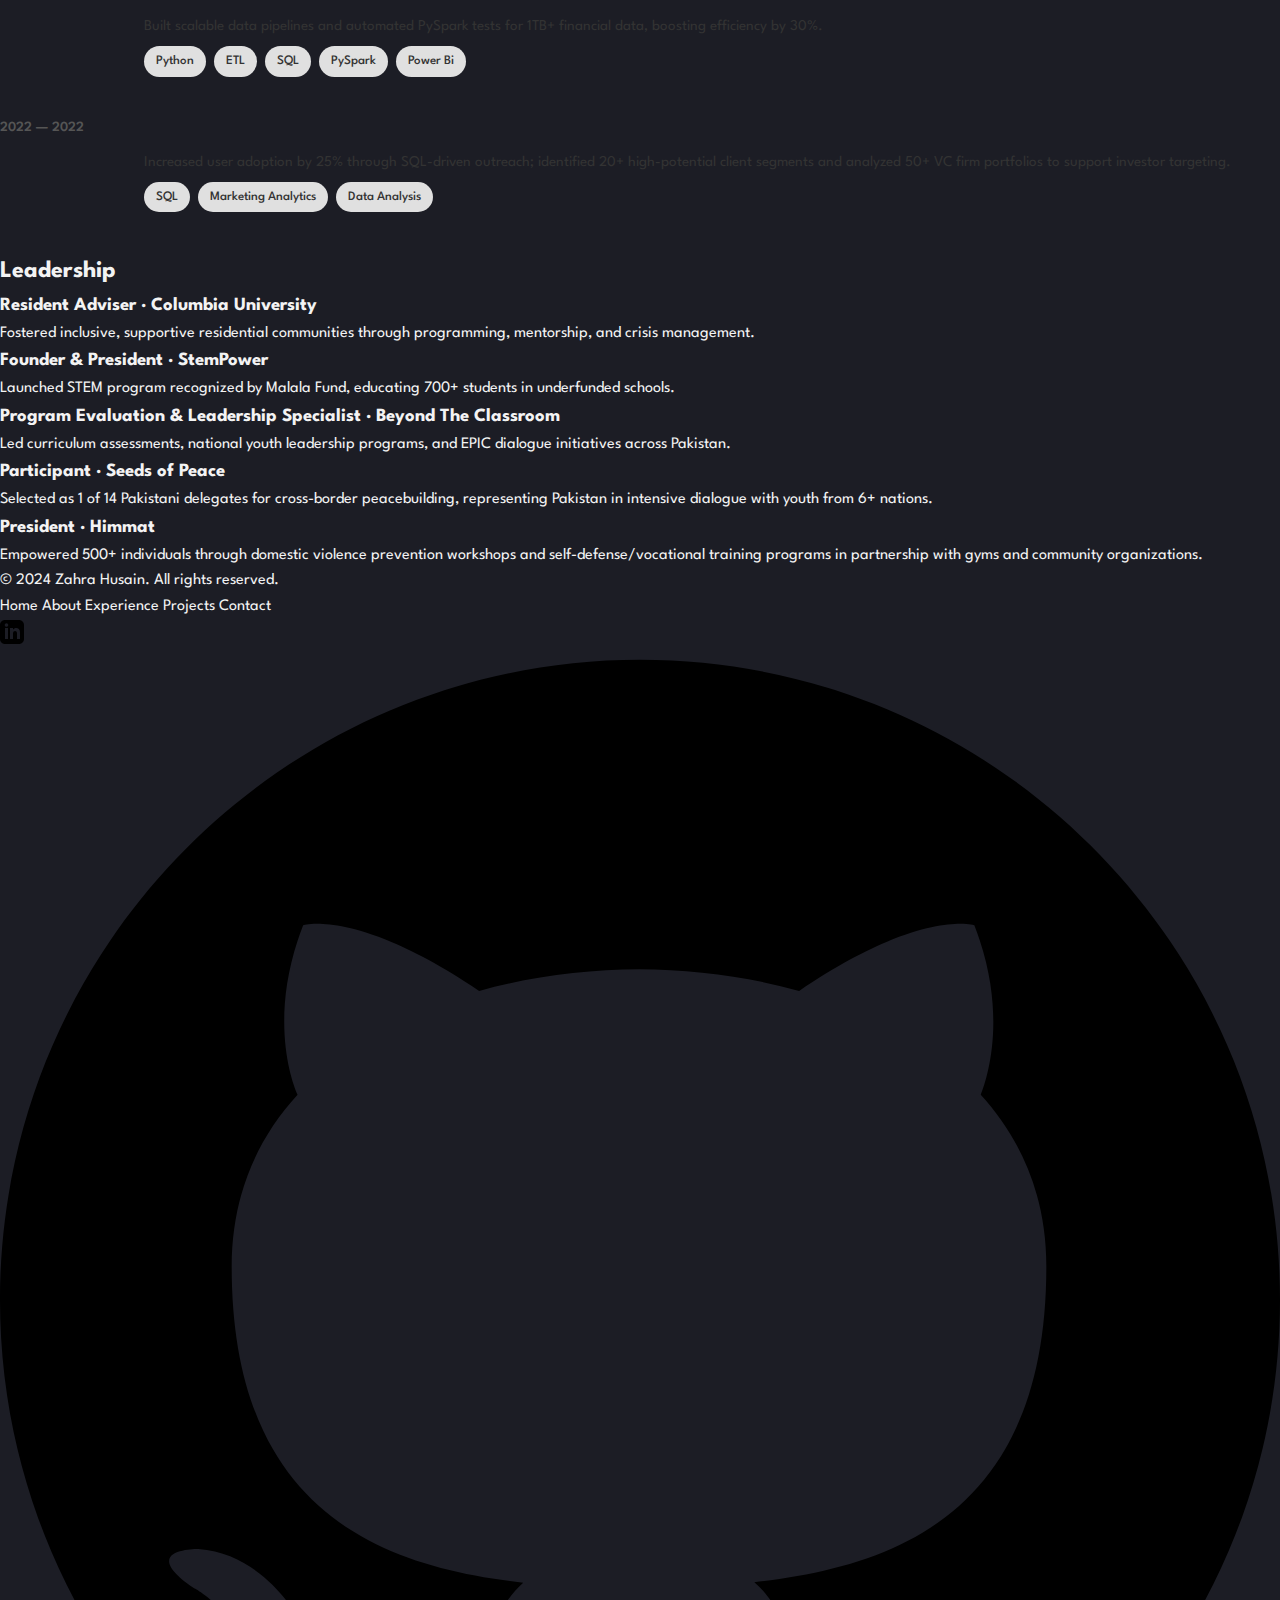
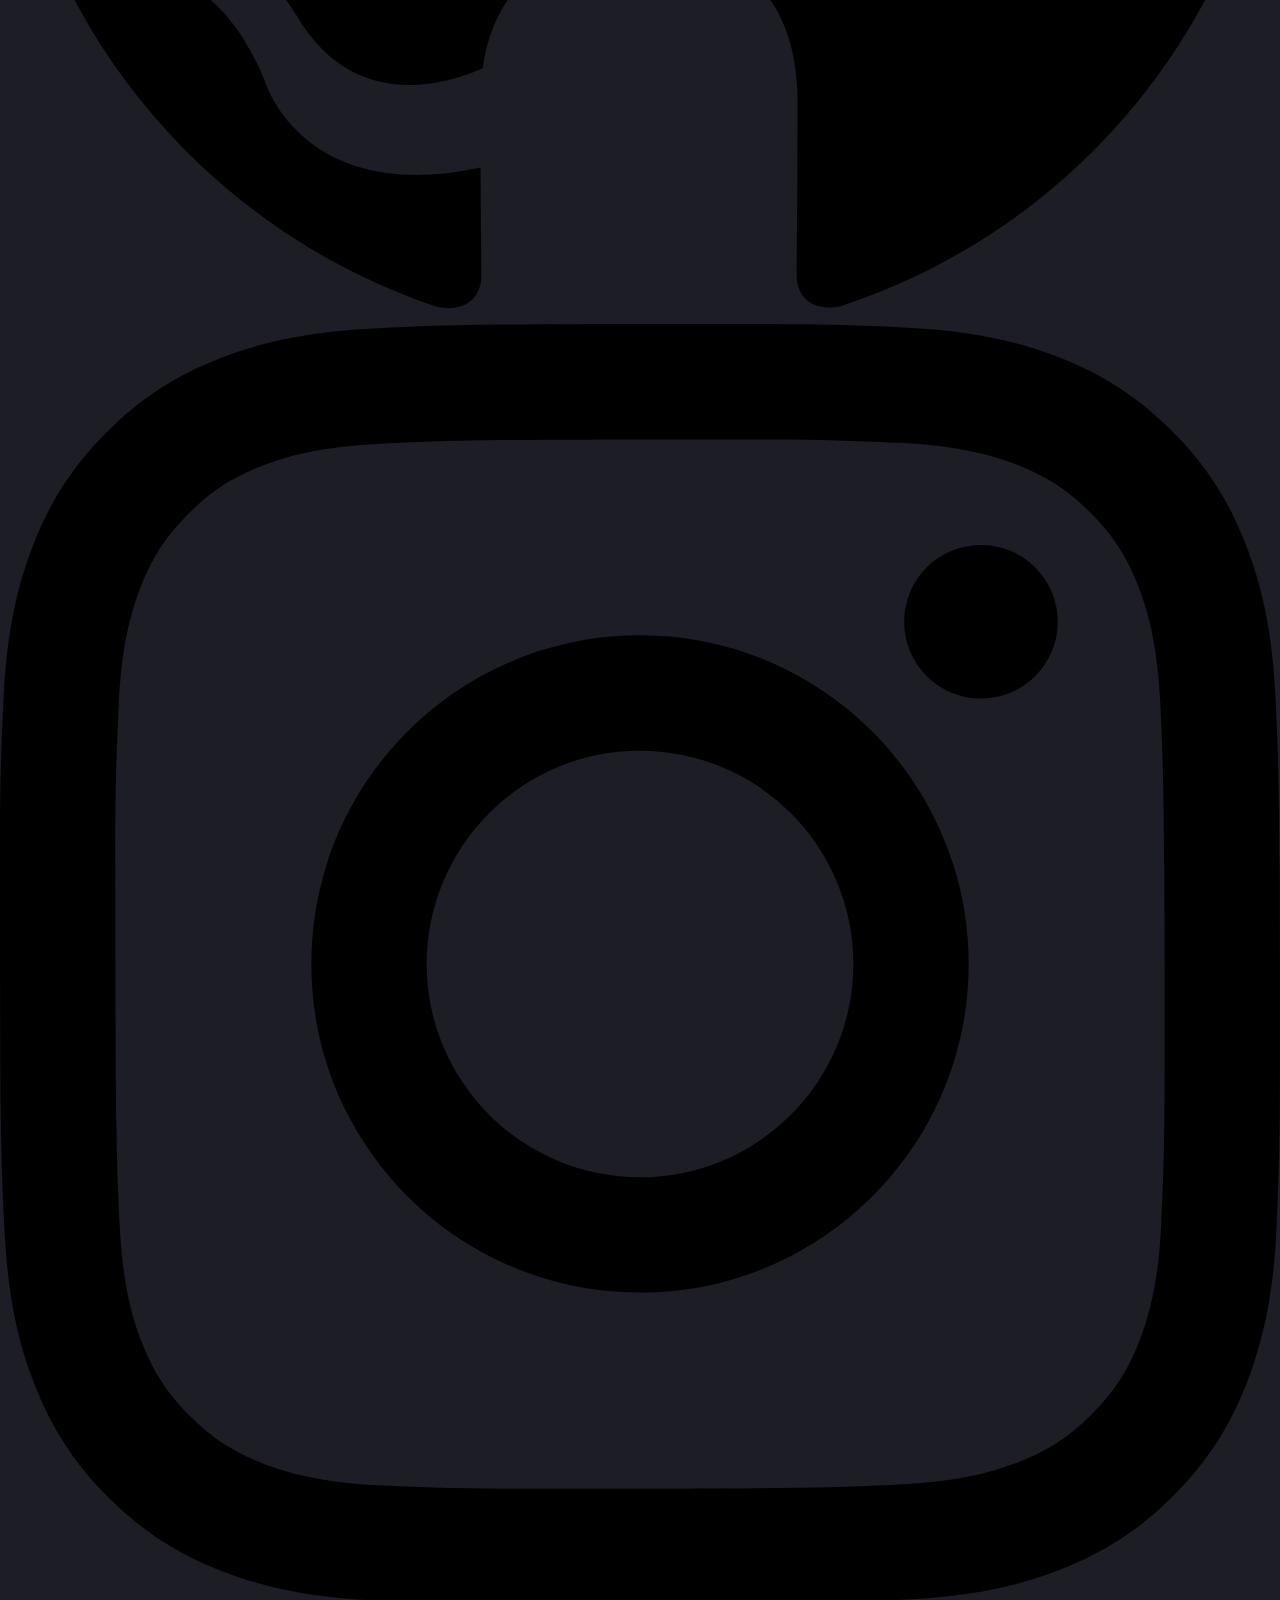
<file: experience.html>
<!DOCTYPE html>
<html lang="en">
<head>
    <meta charset="UTF-8">
    <meta name="viewport" content="width=device-width, initial-scale=1.0">
    <title>Experience - Zahra Husain</title>
    <link rel="stylesheet" href="styles.css">
    <link rel="preconnect" href="https://fonts.googleapis.com">
    <link rel="preconnect" href="https://fonts.gstatic.com" crossorigin>
    <link href="https://fonts.googleapis.com/css2?family=League+Spartan:wght@300;400;500;600;700;800&display=swap" rel="stylesheet">
</head>
<body>
    <!-- SMOOTH SPLASH SCREEN -->
    <div id="loader" class="splash-screen">
        <div class="splash-content">
            <div class="logo-splash-container">
                <h1 class="splash-name">Zahra Husain</h1>
                <img src="assets/monogram_white.svg" alt="ZH Logo" class="splash-logo">
            </div>
        </div>
    </div>

    <!-- PAGE CONTENT -->
    <div id="page-wrap" class="page-transition">
        <header class="main-nav">
            <a href="index.html" class="logo">
                <img id="navLogo" src="assets/monogram_white.svg" alt="ZH Logo">
            </a>
            <nav class="nav-menu">
                <a href="index.html">Home</a>
                <a href="about.html">About</a>
                <a href="experience.html" class="active">Experience</a>
                <a href="projects.html">Projects</a>
                <a href="contact.html">Contact</a>
            </nav>
            <div class="hamburger">
                <span></span>
                <span></span>
                <span></span>
            </div>
        </header>

        <main class="experience-page">
            <h1 class="fade-in">Experience</h1>
            
            <div class="experience-timeline">
                <div class="experience-entry fade-in">
                    <div class="experience-left">2025 — Present</div>
                    <div class="experience-right">
                        <h3 class="experience-role">Data Governance Intern · Grupo Bimbo</h3>
                        <p class="experience-description">
                            Built lineage-aware metadata and analytics stack in Power BI and Microsoft Purview, standardizing 115+ metrics (15 KPIs + 100+ measures), authoring a governed glossary, and creating self-service QA dashboards to reconcile ~4,000 SKUs, cutting manual reconciliation and reducing metric discrepancies by ~70%.
                        </p>
                        <div class="experience-tags">
                            <span>Data Governance</span>
                            <span>Microsoft Purview</span>
                            <span>SQL</span>
                            <span>Power Bi</span>
                        </div>
                    </div>
                </div>

                <div class="experience-entry fade-in">
                    <div class="experience-left">2025 — Present</div>
                    <div class="experience-right">
                        <h3 class="experience-role">Research Assistant · Columbia University</h3>
                        <p class="experience-description">
                            Led a radiomics study analyzing 5,000+ breast cancer MRI scans; developed ML algorithms in Python to extract image-based tumor biomarkers with 95% confidence, supporting clinical research.
                        </p>
                        <div class="experience-tags">
                            <span>Python</span>
                            <span>Pandas</span>
                            <span>Radiomics</span>
                            <span>ML</span>
                            <span>scikit-image</span>
                        </div>
                    </div>
                </div>

                <div class="experience-entry fade-in">
                    <div class="experience-left">2024</div>
                    <div class="experience-right">
                        <h3 class="experience-role">Data Analyst Intern · Adalfi</h3>
                        <p class="experience-description">
                            Enhanced AI-driven credit scoring for 30M+ users by building validation tools and interactive dashboards.
                        <div class="experience-tags">
                            <span>Python</span>
                            <span>ETL</span>
                            <span>SQL</span>
                            <span>PySpark</span>
                            <span>Power Bi</span>
                        </div>
                    </div>
                </div>

                <div class="experience-entry fade-in">
                    <div class="experience-left">2024</div>
                    <div class="experience-right">
                        <h3 class="experience-role">Data Engineer Intern · Techlogix</h3>
                        <p class="experience-description">
                            Built scalable data pipelines and automated PySpark tests for 1TB+ financial data, boosting efficiency by 30%.
                        </p>
                        <div class="experience-tags">
                            <span>Python</span>
                            <span>ETL</span>
                            <span>SQL</span>
                            <span>PySpark</span>
                            <span>Power Bi</span>
                        </div>
                    </div>
                </div>

                <div class="experience-entry fade-in">
                    <div class="experience-left">2022 — 2022</div>
                    <div class="experience-right">
                        <h3 class="experience-role">Business Strategy & Growth Intern · EduFi</h3>
                        <p class="experience-description">
                            Increased user adoption by 25% through SQL-driven outreach; identified 20+ high-potential client segments and analyzed 50+ VC firm portfolios to support investor targeting.
                        </p>
                        <div class="experience-tags">
                            <span>SQL</span>
                            <span>Marketing Analytics</span>
                            <span>Data Analysis</span>
                        </div>
                    </div>
                </div>
            </div>

            <div class="leadership-section">
                <h2 class="fade-in">Leadership</h2>
                <div class="leadership-grid">
                    <div class="leadership-card fade-in-scale">
                        <h3>Resident Adviser · Columbia University</h3>
                        <p>Fostered inclusive, supportive residential communities through programming, mentorship, and crisis management.</p>
                    </div>
                    <div class="leadership-card fade-in-scale">
                        <h3>Founder & President · StemPower</h3>
                        <p>Launched STEM program recognized by Malala Fund, educating 700+ students in underfunded schools.</p>
                    </div>
                    <div class="leadership-card fade-in-scale">
                        <h3>Program Evaluation & Leadership Specialist · Beyond The Classroom </h3>
                        <p>Led curriculum assessments, national youth leadership programs, and EPIC dialogue initiatives across Pakistan.</p>
                    </div>
                    <div class="leadership-card fade-in-scale">
                        <h3>Participant · Seeds of Peace</h3>
                        <p>Selected as 1 of 14 Pakistani delegates for cross-border peacebuilding, representing Pakistan in intensive dialogue with youth from 6+ nations.</p>
                    </div>
                    <div class="leadership-card fade-in-scale">
                        <h3>President · Himmat</h3>
                        <p>Empowered 500+ individuals through domestic violence prevention workshops and self-defense/vocational training programs in partnership with gyms and community organizations.</p>
                    </div>
                </div>
            </div>
        </main>

        <footer class="footer">
            <div class="footer-content">
                <p>&copy; 2024 Zahra Husain. All rights reserved.</p>
                <div class="footer-links">
                    <a href="index.html">Home</a>
                    <a href="about.html">About</a>
                    <a href="experience.html">Experience</a>
                    <a href="projects.html">Projects</a>
                    <a href="contact.html">Contact</a>
                </div>
                <div class="footer-socials">
                    <a href="https://linkedin.com/in/zahra-husain-/">
                        <img src="assets/linkedin.svg" alt="LinkedIn" />
                    </a>
                    <a href="https://github.com/zahrahusain45">
                        <img src="assets/github.svg" alt="GitHub" />
                    </a>
                    <a href="https://www.instagram.com/zahrahusain4">
                        <img src="assets/instagram.svg" alt="Instagram" />
                    </a>
                    <a href="mailto:zahra.husain@columbia.edu">
                        <img src="assets/email.svg" alt="Email" />
                    </a>
                </div>
            </div>
        </footer>
    </div>

    <script>
        window.addEventListener("load", () => {
            // Smooth logo transition
            setTimeout(() => {
                document.body.classList.add("loaded");
                const splashScreen = document.getElementById("loader");
                if (splashScreen) splashScreen.classList.add("is-hidden");
                const pageWrap = document.getElementById("page-wrap");
                if (pageWrap) pageWrap.classList.add("loaded");
            }, 800); // Show logo for 0.8 seconds
        });

        // Fade-in on scroll functionality
        const observerOptions = {
            threshold: 0.1,
            rootMargin: '0px 0px -50px 0px'
        };

        const observer = new IntersectionObserver((entries) => {
            entries.forEach(entry => {
                if (entry.isIntersecting) {
                    entry.target.classList.add('visible');
                }
            });
        }, observerOptions);

        document.addEventListener('DOMContentLoaded', () => {
            const fadeElements = document.querySelectorAll('.fade-in, .fade-in-left, .fade-in-right, .fade-in-scale');
            fadeElements.forEach(el => observer.observe(el));
        });
    </script>
</body>
</html>
</file>
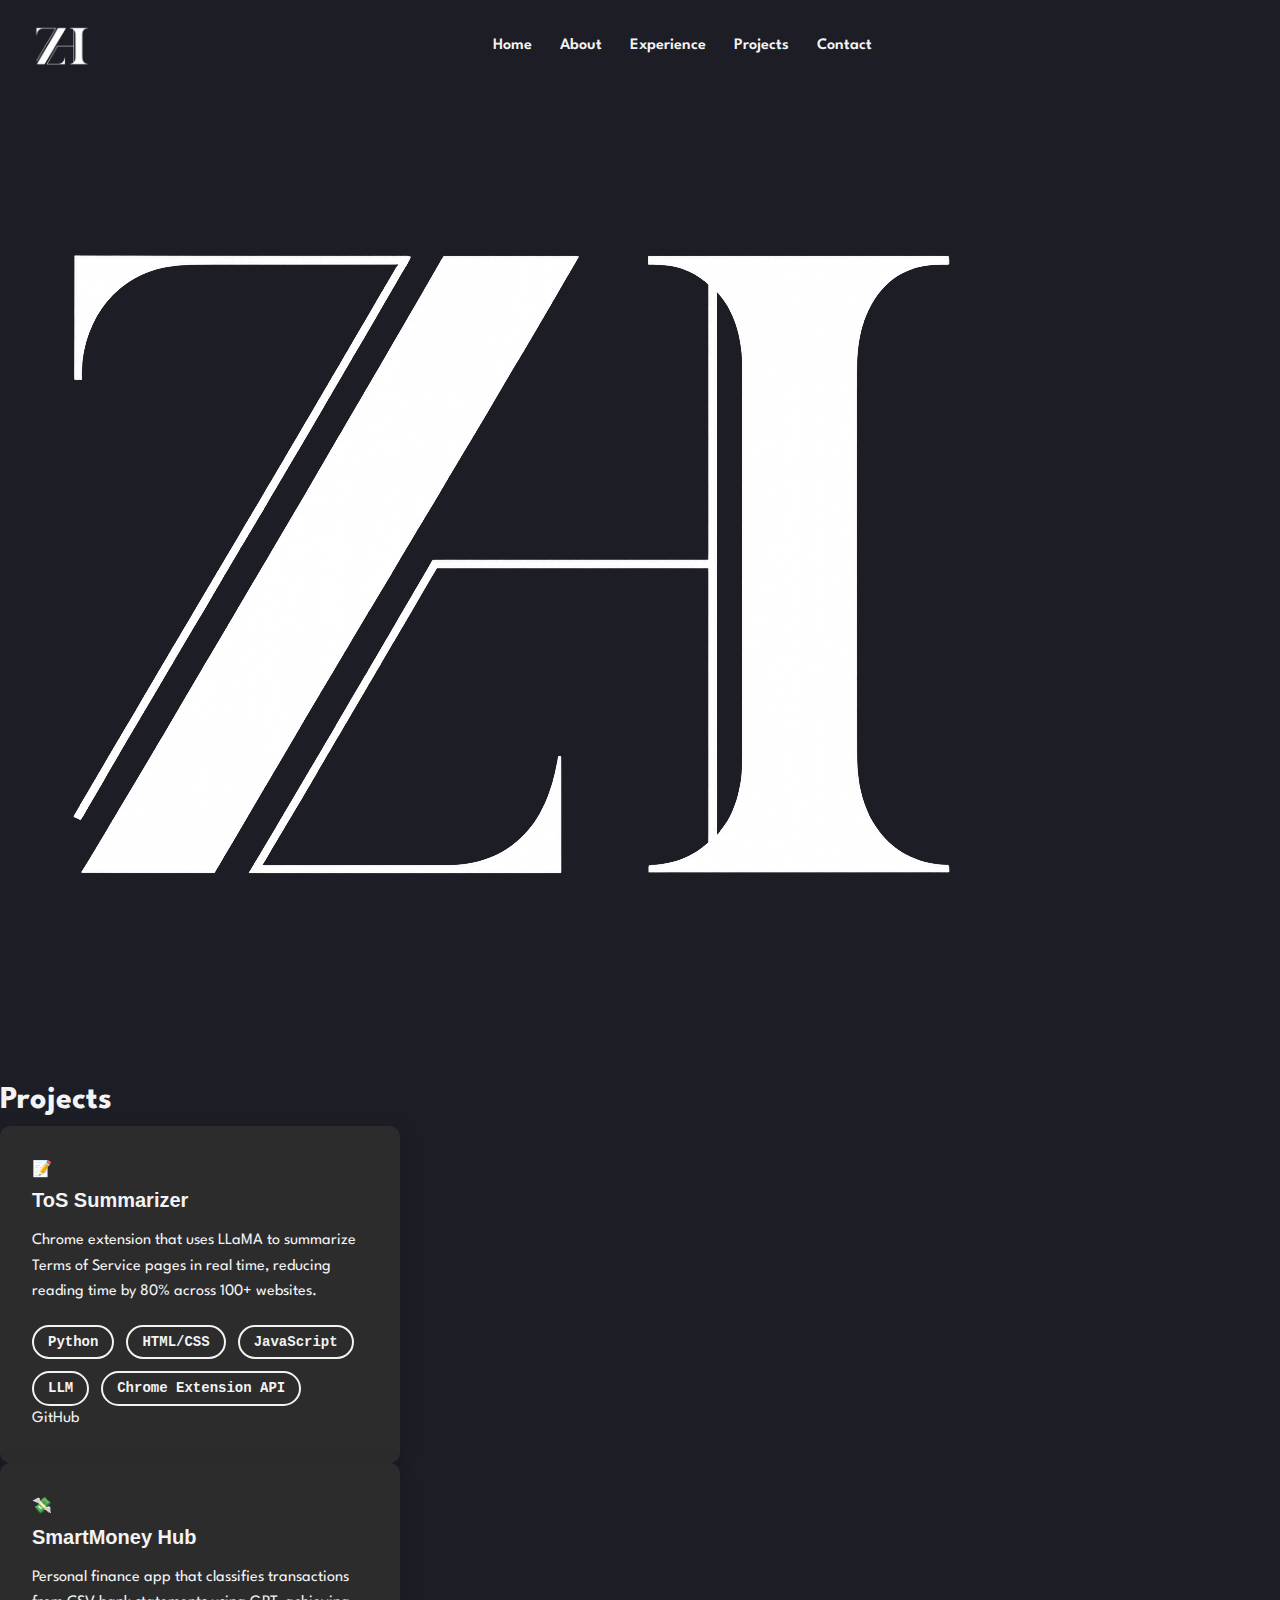
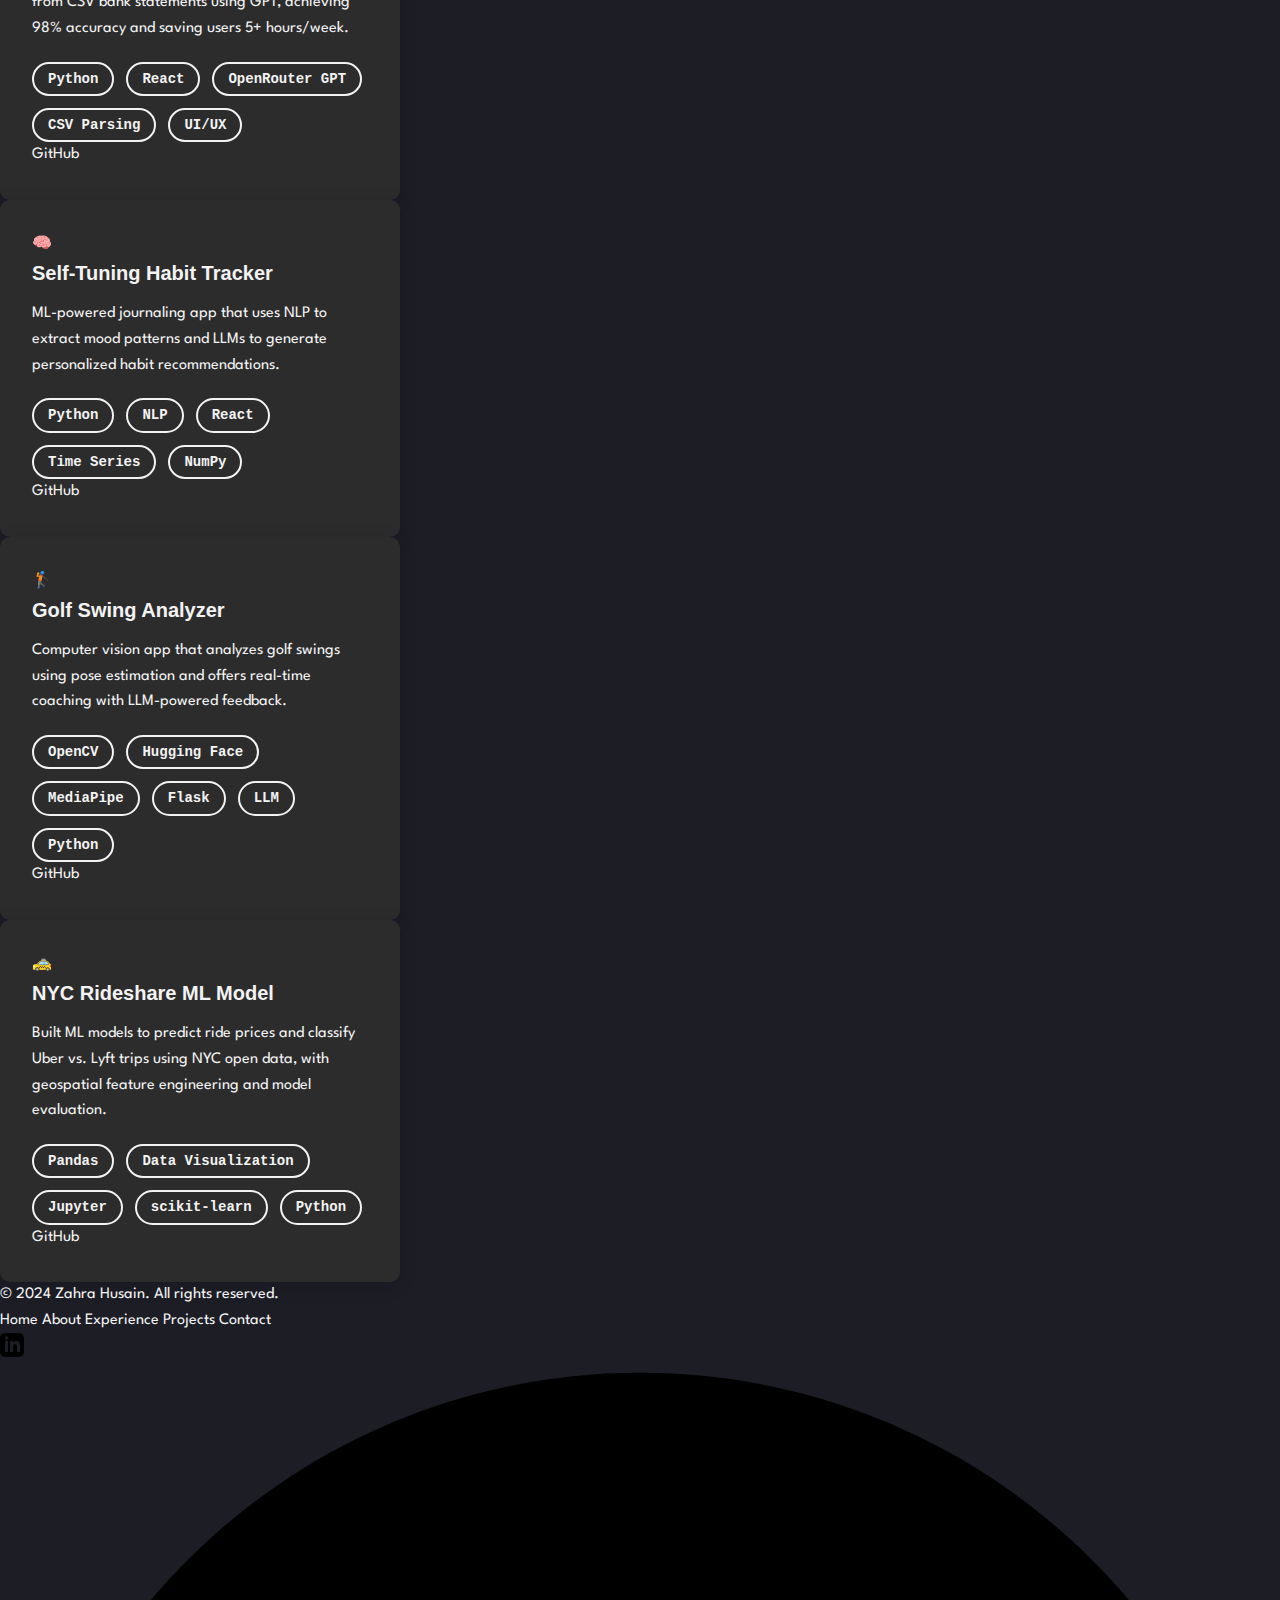
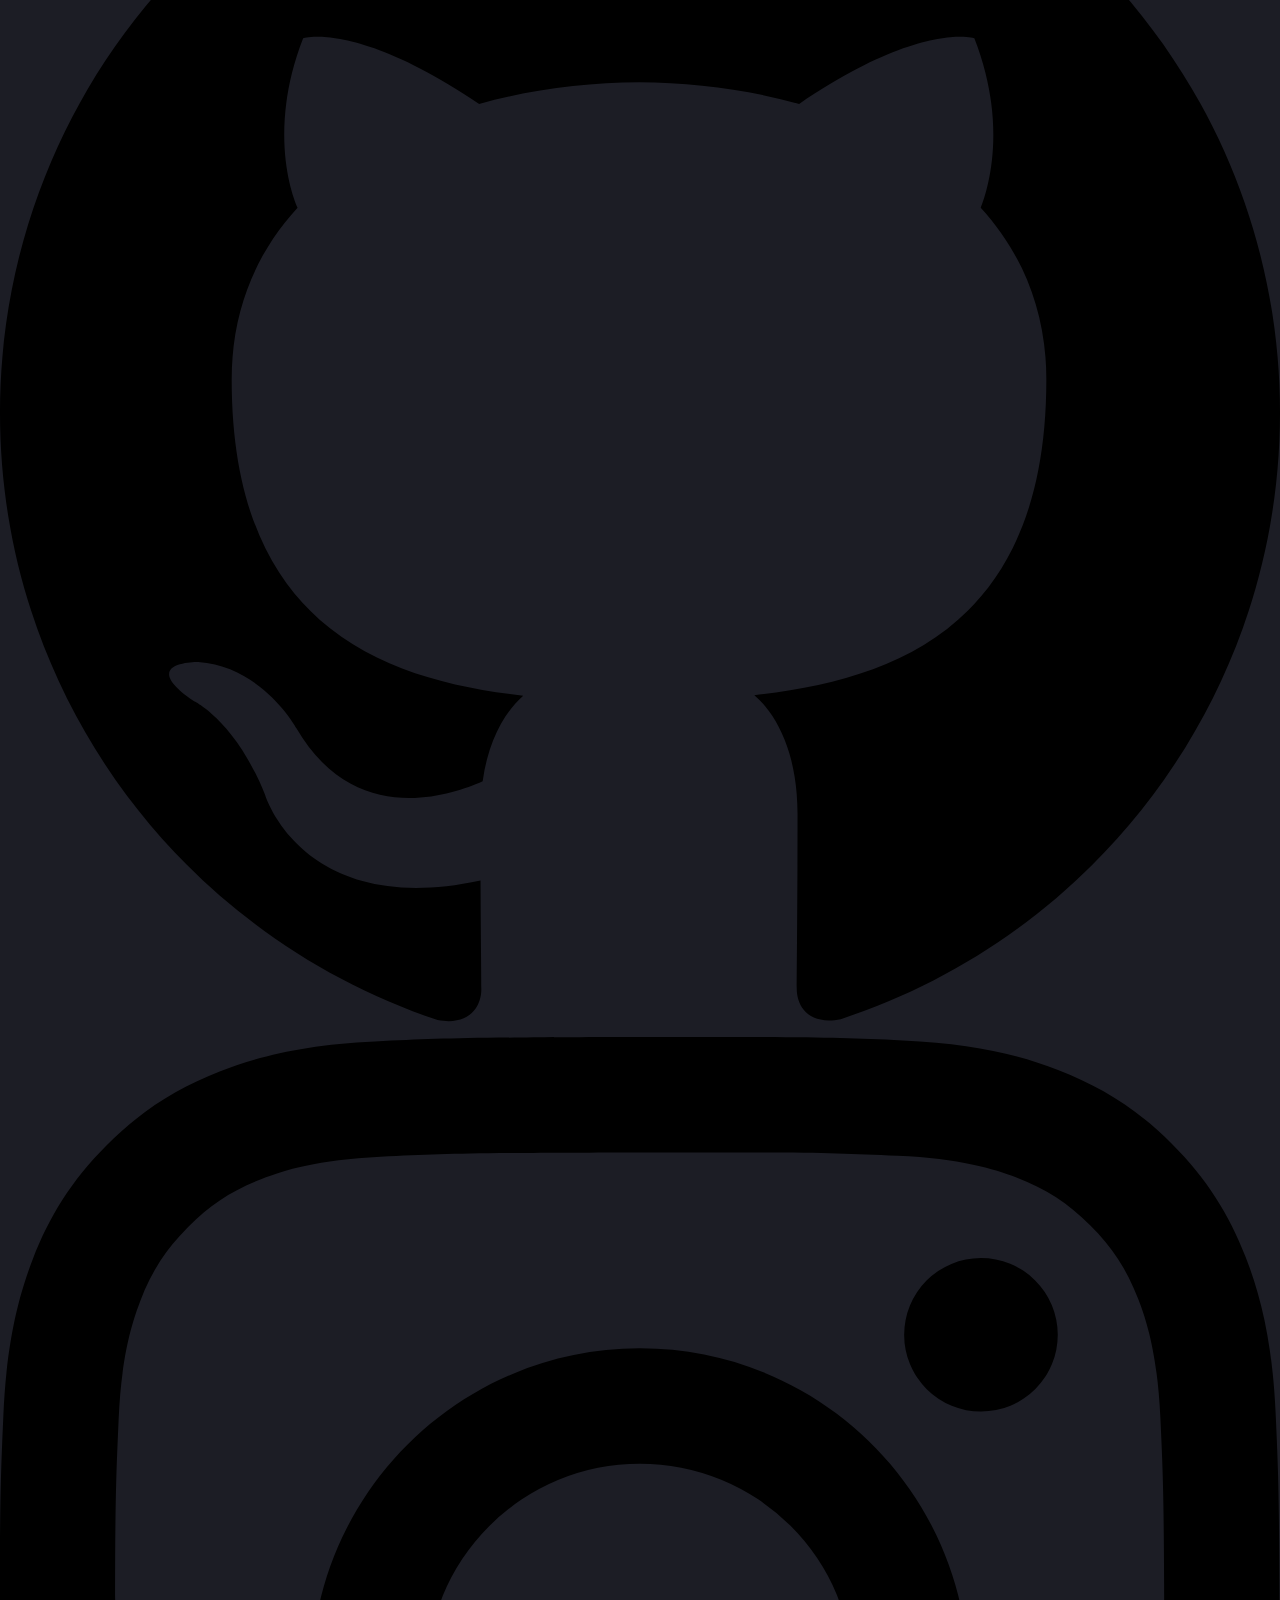
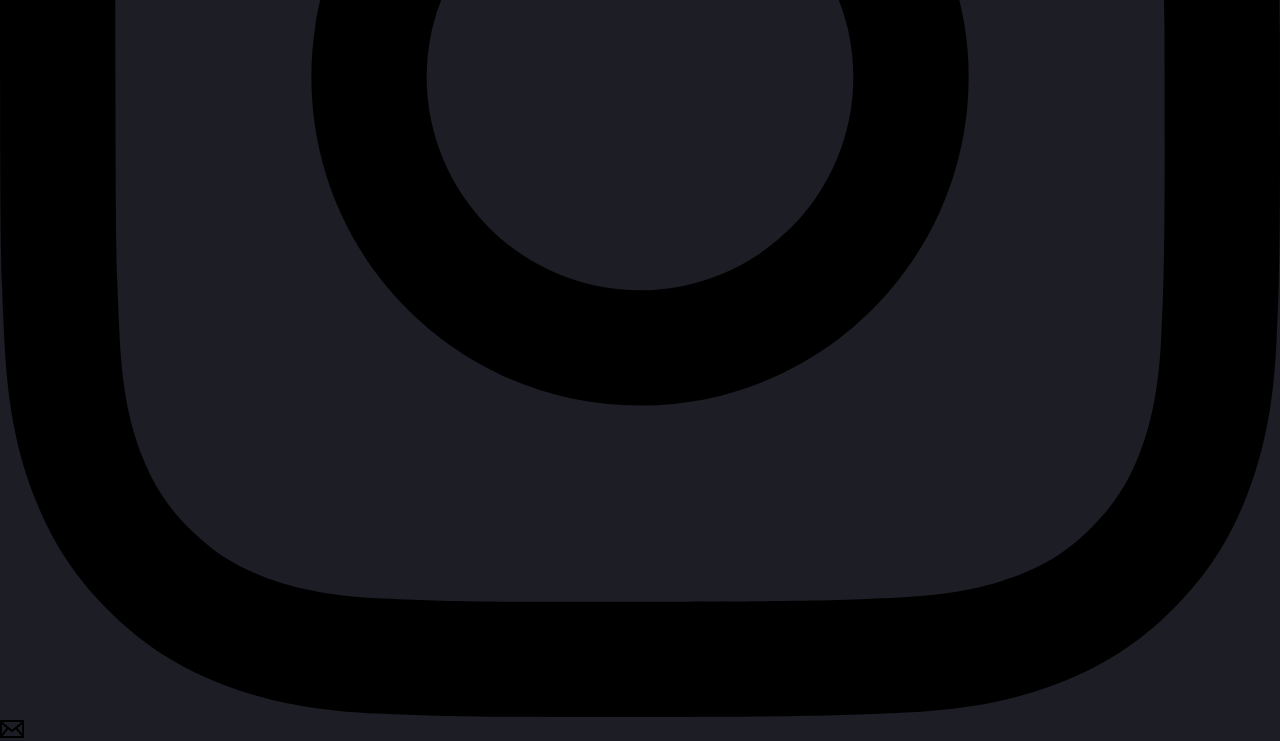
<file: projects.html>
<!DOCTYPE html>
<html lang="en">
<head>
    <meta charset="UTF-8">
    <meta name="viewport" content="width=device-width, initial-scale=1.0">
    <title>Projects - Zahra Husain</title>
    <link rel="stylesheet" href="styles.css">
    <link rel="preconnect" href="https://fonts.googleapis.com">
    <link rel="preconnect" href="https://fonts.gstatic.com" crossorigin>
    <link href="https://fonts.googleapis.com/css2?family=League+Spartan:wght@300;400;500;600;700;800&display=swap" rel="stylesheet">
</head>
<body>
    <!-- SMOOTH SPLASH SCREEN -->
    <div id="loader" class="splash-screen">
        <div class="splash-content">
            <div class="logo-splash-container">
                <h1 class="splash-name">Zahra Husain</h1>
                <img src="assets/monogram_white.svg" alt="ZH Logo" class="splash-logo">
            </div>
        </div>
    </div>

    <!-- PAGE CONTENT -->
    <div id="page-wrap" class="page-transition">
        <header class="main-nav">
            <a href="index.html" class="logo">
                <img id="navLogo" src="assets/monogram_white.svg" alt="ZH Logo">
            </a>
            <nav class="nav-menu">
                <a href="index.html">Home</a>
                <a href="about.html">About</a>
                <a href="experience.html">Experience</a>
                <a href="projects.html" class="active">Projects</a>
                <a href="contact.html">Contact</a>
            </nav>
            <div class="hamburger">
                <span></span>
                <span></span>
                <span></span>
            </div>
        </header>

        <main class="projects-page">
            <h1 class="fade-in">Projects</h1>
            
            <div class="projects-grid">
                <div class="project-card fade-in-scale">
                    <div class="project-image">
                        <div class="project-emoji">📝</div>
                    </div>
                    <div class="project-content">
                        <h3>ToS Summarizer</h3>
                        <p>Chrome extension that uses LLaMA to summarize Terms of Service pages in real time, reducing reading time by 80% across 100+ websites.</p>
                        <div class="project-tags">
                            <span>Python</span>
                            <span>HTML/CSS</span>
                            <span>JavaScript</span>
                            <span>LLM</span>
                            <span>Chrome Extension API</span>
                        </div>
                        <div class="project-links">
                            <a href="#" class="project-link">GitHub</a>
                        </div>
                    </div>
                </div>

                <div class="project-card fade-in-scale">
                    <div class="project-image">
                        <div class="project-emoji">💸</div>
                    </div>
                    <div class="project-content">
                        <h3>SmartMoney Hub</h3>
                        <p>Personal finance app that classifies transactions from CSV bank statements using GPT, achieving 98% accuracy and saving users 5+ hours/week.</p>
                        <div class="project-tags">
                            <span>Python</span>
                            <span>React</span>
                            <span>OpenRouter GPT</span>
                            <span>CSV Parsing</span>
                            <span>UI/UX</span>
                        </div>
                        <div class="project-links">
                            <a href="#" class="project-link">GitHub</a>
                        </div>
                    </div>
                </div>

                <div class="project-card fade-in-scale">
                    <div class="project-image">
                        <div class="project-emoji">🧠</div>
                    </div>
                    <div class="project-content">
                        <h3>Self-Tuning Habit Tracker</h3>
                        <p>ML-powered journaling app that uses NLP to extract mood patterns and LLMs to generate personalized habit recommendations.</p>
                        <div class="project-tags">
                            <span>Python</span>
                            <span>NLP</span>
                            <span>React</span>
                            <span>Time Series</span>
                            <span>NumPy</span>
                        </div>
                        <div class="project-links">
                            <a href="#" class="project-link">GitHub</a>
                        </div>
                    </div>
                </div>

                <div class="project-card fade-in-scale">
                    <div class="project-image">
                        <div class="project-emoji">🏌️</div>
                    </div>
                    <div class="project-content">
                        <h3>Golf Swing Analyzer</h3>
                        <p>Computer vision app that analyzes golf swings using pose estimation and offers real-time coaching with LLM-powered feedback.</p>
                        <div class="project-tags">
                            <span>OpenCV</span>
                            <span>Hugging Face</span>
                            <span>MediaPipe</span>
                            <span>Flask</span>
                            <span>LLM</span>
                            <span>Python</span>
                        </div>
                        <div class="project-links">
                            <a href="#" class="project-link">GitHub</a>
                        </div>
                    </div>
                </div>
                <div class="project-card fade-in-scale">
                    <div class="project-image">
                        <div class="project-emoji">🚕</div>
                    </div>
                    <div class="project-content">
                        <h3>NYC Rideshare ML Model</h3>
                        <p>Built ML models to predict ride prices and classify Uber vs. Lyft trips using NYC open data, with geospatial feature engineering and model evaluation.</p>
                        <div class="project-tags">
                            <span>Pandas</span>
                            <span>Data Visualization</span>
                            <span>Jupyter</span>
                            <span>scikit-learn</span>
                            <span>Python</span>
                        </div>
                        <div class="project-links">
                            <a href="#" class="project-link">GitHub</a>
                        </div>
                    </div>
                </div>
            </div>
        </main>

        <footer class="footer">
            <div class="footer-content">
                <p>&copy; 2024 Zahra Husain. All rights reserved.</p>
                <div class="footer-links">
                    <a href="index.html">Home</a>
                    <a href="about.html">About</a>
                    <a href="experience.html">Experience</a>
                    <a href="projects.html">Projects</a>
                    <a href="contact.html">Contact</a>
                </div>
                <div class="footer-socials">
                    <a href="https://linkedin.com/in/zahra-husain-/">
                        <img src="assets/linkedin.svg" alt="LinkedIn" />
                    </a>
                    <a href="https://github.com/zahrahusain45">
                        <img src="assets/github.svg" alt="GitHub" />
                    </a>
                    <a href="https://www.instagram.com/zahrahusain4">
                        <img src="assets/instagram.svg" alt="Instagram" />
                    </a>
                    <a href="mailto:zahra.husain@columbia.edu">
                        <img src="assets/email.svg" alt="Email" />
                    </a>
                </div>
            </div>
        </footer>
    </div>

    <script>
        window.addEventListener("load", () => {
            // Smooth logo transition
            setTimeout(() => {
                document.body.classList.add("loaded");
                const splashScreen = document.getElementById("loader");
                if (splashScreen) splashScreen.classList.add("is-hidden");
                const pageWrap = document.getElementById("page-wrap");
                if (pageWrap) pageWrap.classList.add("loaded");
            }, 800); // Show logo for 0.8 seconds
        });

        // Fade-in on scroll functionality
        const observerOptions = {
            threshold: 0.1,
            rootMargin: '0px 0px -50px 0px'
        };

        const observer = new IntersectionObserver((entries) => {
            entries.forEach(entry => {
                if (entry.isIntersecting) {
                    entry.target.classList.add('visible');
                }
            });
        }, observerOptions);

        document.addEventListener('DOMContentLoaded', () => {
            const fadeElements = document.querySelectorAll('.fade-in, .fade-in-left, .fade-in-right, .fade-in-scale');
            fadeElements.forEach(el => observer.observe(el));
        });
    </script>
</body>
</html>
</file>
<file: styles.css>
/* RESET */
    * {
        box-sizing: border-box;
        margin: 0;
        padding: 0;
    }

    html {
        scroll-behavior: smooth;
    }
    body {
        font-family: 'League Spartan', Helvetica, Arial, sans-serif;
        color: #f3f3f3;
        background-color: #1c1d25;
        margin: 0; 
        padding: 0;
        position: relative;
        line-height: 1.6;
        transition: background 0.3s, color 0.3s;
        overflow-x: hidden;
    }

    a {
        color: inherit;
        text-decoration: none;
    }

    img {
        max-width: 100%;
        display: block;
    }

    .full-width-white {
        background-color: #f3f3f3;
        width: 100%;
    }
      
    /* NAVBAR */
    .main-nav {
        position: fixed;
        top: 0;
        left: 0;
        right: 0;
        background: #1c1d25;
        display: flex;
        justify-content: space-between;
        align-items: center;
        padding: 1rem 2rem;
        z-index: 100;
    }
    .main-nav .logo img {
        height: 60px;
    }
    .main-nav nav a {
        margin-left: 1.5rem;
        font-weight: 600;
    }

    #darkToggle {
        margin-left: 1.5rem;
        background: none;
        border: none;
        font-size: 1.2rem;
        color: inherit;
        cursor: pointer;
    }

    .parallax {
      position: absolute;
      width: 100%;
      height: 100%;
      pointer-events: none;
      top: 0;
      left: 0;
      overflow: hidden;
    }

    .hero {
      position: relative;
      overflow: hidden;
    }
    
    
    .shape {
      position: absolute;
      width: 50px;
      height: auto;
      z-index: 0;
      opacity: 0.4;
      transition: transform 0.3s ease;
    }
   

    /* HERO SECTION */
    .hero {
        height: 100vh;
        padding: 8rem 4rem 2rem;
        display: flex;
        flex-direction: column;
        justify-content: center;
        position: relative;
    }

    .hero-photo-social {
        color: #ffff;
        left: 100%;
        top: 50%;
    }

    .hero-logo {
        position: absolute;
        top: 30%;
        left: 70%;
        transform: translateX(-50%);
        opacity: 0.2;
        z-index: 0;
    }

    .hero-logo img {
        max-width: 400px;
    }

    .hero-content {
        z-index: 1;
        max-width: 700px;
    }

    .hero-content h1 {
        font-size: 4rem;
        font-weight: 800;
        font-family: 'League Spartan', Helvetica, Arial, sans-serif;
        color: inherit;
        margin-left: 40px;
        margin-top: 0;
        padding-top: 0;
        padding-bottom: 0;
    }

    .hero-content p {
        font-size: 1.5rem;
        font-style: italic;
        margin-left: 40px;
        font-family: 'Libre Baskerville', Palatino Linotype, serif;
        margin-bottom: 1.5rem;
    }

    .typed-subtitle {
      font-size: 1.2rem;
      color: #ccc;
      display: block;
      visibility: visible;
      opacity: 1;
    }

    .hero-content .btn {
        margin-top: 2rem;
        padding: 12px 20px;
        background: linear-gradient(270deg, #f06449, #ef3636);
        color: white;
        font-weight: 700;
        margin-left: 40px;
        border: none;
        border-radius: 6px;
        cursor: pointer;
        transition: background 0.3s;
    }

    .hero-content .btn:hover {
        opacity: 0.9;
    }

    .left-email {
      position: fixed;
      bottom: 40px;
      left: 30px;
      writing-mode: horizontal-tb;
      transform: rotate(0deg);
      z-index: 1000;
    }
    
    .left-email a {
      font-family: 'Inter', sans-serif;
      color: #8892b0;
      text-decoration: none;
      font-size: 0.875rem;
      letter-spacing: 0.1em;
      transition: color 0.3s ease;
    }
    
    .left-email a:hover {
      color: #f06449;
    }
    

    .about-contact {
        position: fixed;
        top: 10%;
        left: 10%;
        display: none;
        width: 1200px;
        height: 90%;
        z-index: 100;
    }

    .panel-photo {
        max-width: 300px;
        top: 100px;
        margin-bottom: 1rem;
    }

    .panel-socials img {
        height: 26px;
        margin: 0 0.5rem;
        color: white;
    }

    .close-btn {
        position: absolute;
        top: 20px;
        right: 30px;
        font-size: 2rem;
        background: none;
        border: none;
        color: white;
        cursor: pointer;
    }
    .btn.primary {
      background-color: #f06449;
      color: white;
      padding: 0.75rem 1.25rem;
      border: none;
      font-size: 16px;
      border-radius: 6px;
      font-weight: 600;
      text-decoration: none;
      display: inline-block;
      transition: background 0.3s ease;
    }
    
    .btn.primary:hover {
      background-color: #d9534f;
    }

    .fixed-socials svg {
        fill: white;
        transition: opacity 0.3s;
      }
      
    .fixed-socials svg:hover {
        opacity: 0.7;
    }

    .fixed-socials {
        position: fixed;
        right: 30px;
        top: 50%;
        transform: translateY(-50%);
        display: flex;
        flex-direction: column;
        gap: 20px;
        z-index: 1000;
      }
      
      
    .fixed-socials img {
        width: 24px;
        height: 24px;
        transition: opacity 0.3s;
        filter: brightness(0) invert(1);
    }
      
    .fixed-socials img:hover {
        opacity: 0.7;
    }
      

    /* SECTIONS */
    .section {
        padding: 5rem 2rem;
        max-width: 900px;
        margin: 0 auto;
    }

    .about-section {
      background-color: #e8f0f7; /* your existing light blue */
      padding: 4rem 2rem;
      color: #1c1d25;
    }
    
    .about-container {
      display: flex;
      align-items: center; /* This is key */
      justify-content: space-between;
      flex-wrap: wrap;
      gap: 3rem;
      padding: 4rem 2rem;
      max-width: 1100px;
      margin: 0 auto;
    }
    
    .about-text {
      flex: 1 1 500px;
      min-width: 300px;
      max-width: 600px;
      color: #1c1d25;
    }
    
    .about-text h2 {
      font-size: 2.5rem;
      margin-bottom: 0.5rem;
      font-weight: 700;
    }
    
    .about-text p {
      font-size: 1.125rem;
      line-height: 1.6;
    }
    
    .profile-pic {
      width: 280px;
      height: 280px;
      object-fit: cover;
      border-radius: 50%;
      border: 5px solid white;
      box-shadow: 0 8px 24px rgba(0, 0, 0, 0.1);
    }
    
    .about-image {
      display: flex;
      justify-content: center;
      align-items: center;
      margin-top: 1rem;
    }    

    .tag-row {
      display: flex;
      flex-wrap: wrap;
      align-items: center;
      gap: 1rem;
      margin-bottom: 1.5rem;
    }
    
    .tag-row h4 {
      min-width: 120px;
      margin: 0;
      font-size: 1rem;
      font-weight: 600;
    }
    
    .tag-group {
      display: flex;
      flex-wrap: wrap;
      gap: 0.5rem;
      flex: 1;
    }
    
    .tag-group span {
      background: #c4ddf8;
      color: #333;
      border-radius: 20px;
      font-size: 13px;
      padding: 5px 12px;
      font-weight: 500;
      white-space: nowrap;
    }
    
    .skills-container {
      display: flex;
      flex-direction: column;
      gap: 1rem;
      margin-top: 2rem;
      margin: 0 auto;
    }
    
    .skills-container .tag-group {
      display: flex;
      flex-wrap: wrap;
      gap: 0.5rem;
    }
    
    .skills-container .tag-group span {
      background-color: #dce4f0;
      color: #1a1a1a;
      padding: 6px 12px;
      border-radius: 999px;
      font-size: 0.85rem;
      font-weight: 500;
    }

    .about-tags {
      display: flex;
      flex-wrap: wrap;
      gap: 8px;
    }
    
    .about-tags span {
      background: #c4ddf8;
      color: #333;
      border-radius: 20px;
      font-size: 0.875rem;
      white-space: nowrap;
      font-size: 13px;
      padding: 5px 12px;
      border-radius: 20px;
      font-weight: 500;
    }
    
    .btn-resume {
      background-color: #1c2e4a;
      color: white;
      padding: 0.75rem 1.25rem;
      border: none;
      font-size: 16px;
      border-radius: 6px;
      font-weight: 600;
      text-decoration: none;
      display: inline-block;
      transition: background 0.3s ease;
    }
    
    .btn-resume:hover {
      background-color: #2662a5;
    }
    
    
/* Resume, Projects, and Contact Sections */
.section.resume,
.section.projects,
.section.contact {
    background-color: #f3f3f3;
    color: #1c1d25;
    width: 100%;
}

.section.resume {
    background-color: #f3f3f3;
    margin-top: 4rem;
    border-top: 1px solid #ccc;
}

.section h2 {
    font-size: 24px;
    margin-bottom: 30px;
    letter-spacing: 1.5px;
    text-align: center;
    font-family: LibreBaskerville-Regular, Palatino Linotype, Times New Roman, serif;
    text-transform: uppercase;
    color: #b19386;
}

.section .subtitle {
    font-size: 22px;
    color: #b19386;
    font-family: League Spartan, Helvetica, Arial, sans-serif;
    font-style: italic;
    margin-bottom: 2rem;
}


/* EXPERIENCE */
.section.experience {
    background-color: #f3f3f3;
    color: #1c1d25;
    padding: 60px 20px;
    width: 100%;

}

  .experience-entry {
    display: flex;
    gap: 24px;
    margin-bottom: 40px;
    flex-wrap: wrap;
    align-items: flex-start;
  }
  
  .experience-left {
    width: 120px;
    font-size: 14px;
    font-weight: 600;
    color: #555;
  }
  
  .experience-right {
    flex: 1;
    min-width: 240px;
  }
  
  .experience-role {
    font-size: 18px;
    font-weight: 700;
    color: #1c1d25;
    margin-bottom: 4px;
  }
  
  .experience-company {
    font-weight: 500;
    color: #666;
    margin-bottom: 12px;
  }
  
  .experience-description {
    font-size: 15px;
    line-height: 1.6;
    color: #333;
    margin-bottom: 8px;
  }
  
  .experience-tags {
    display: flex;
    flex-wrap: wrap;
    gap: 8px;
  }
  
  .experience-tags span {
    background: #e0e0e0;
    color: #333;
    font-size: 13px;
    padding: 5px 12px;
    border-radius: 20px;
    font-weight: 500;
  }
  
 /* LEADERSHIP */
  .section.leadership {
    background-color: #f3f3f3;
    color: #1c1d25;
    padding: 60px 20px;
    max-width: 960px;
    margin: 0 auto;
  }
  
  .leadership-entry {
    display: flex;
    gap: 24px;
    margin-bottom: 40px;
    flex-wrap: wrap;
    align-items: flex-start;
  }
  
  .leadership-left {
    width: 120px;
    font-size: 14px;
    font-weight: 600;
    color: #555;
  }
  
  .leadership-right {
    flex: 1;
    min-width: 240px;
  }
  
  .leadership-role {
    font-size: 18px;
    font-weight: 700;
    color: #1c1d25;
    margin-bottom: 4px;
  }
  
  .leadership-description {
    font-size: 15px;
    line-height: 1.6;
    color: #333;
    margin-bottom: 8px;
  }
  .leadership-tags {
    display: flex;
    flex-wrap: wrap;
    gap: 8px;
  }
  
  .leadership-tags span {
    background: #e0e0e0;
    color: #333;
    font-size: 13px;
    padding: 5px 12px;
    border-radius: 20px;
    font-weight: 500;
  }
  
  
  /* PROJECTS */
  .projects-bg {
    background-color: #e1edf7;
    width: 100%;
  }

  .projects-section {
    background-color: #e1edf7;
    color: #1c1d25;
    padding: 80px 20px;
    text-align: left;
    max-width: 960px;
    margin: 0 auto;
  }
  
  .projects-section h2 {
    font-size: 36px;
    margin-bottom: 10px;
    font-weight: 700;
  }
  
  .projects-subtitle {
    font-size: 18px;
    margin-bottom: 40px;
    color: #4a4a4a;
  }
  
  .project-grid {
    display: flex;
    flex-wrap: wrap;
    gap: 2rem;
    justify-content: center;
    align-items: start;
  }
  
  .project-card {
    background-color: #2c2c2c;
    flex: 1 1 320px;
    max-width: 400px;
    color: #f3f3f3;
    padding: 2rem;
    border-radius: 10px;
    transition: all 0.3s ease;
    box-shadow: 0 4px 20px rgba(0, 0, 0, 0.1);
    flex-direction: column;
    justify-content: space-between;
    height: 100%;
  }
  
  .project-card:hover {
    background-color: #ffffff;
    color: #1c1d25;
    transform: translateY(-5px);
    box-shadow: 0 6px 24px rgba(0, 0, 0, 0.15);
  }
  
  .project-card:hover .project-tags span {
    border-color: #1c1d25;
    color: #1c1d25;
  }
  
  .project-icon {
    font-size: 32px;
    margin-bottom: 12px;
  }
  
  .project-card h3 {
    font-size: 20px;
    font-family: 'Roboto Mono', sans-serif;
    margin-bottom: 12px;
  }
  
  .project-card p {
    font-size: 16px;
    line-height: 1.6;
    color: inherit;
  }
  
  .project-tags {
    display: flex;
    flex-wrap: wrap;
    gap: 12px;
    margin-top: 20px;
  }
  
  .project-tags span {
    border: 2px solid #f3f3f3;
    border-radius: 9999px;
    padding: 4px 14px;
    font-weight: bold;
    font-family: monospace;
    font-size: 14px;
    transition: all 0.3s ease;
  }  

  
  .contact-section {
    padding: 80px 20px;
    background-color: #0f1115;
    color: #fff;
  }
  
  .contact-container {
    max-width: 1000px;
    margin: 0 auto;
  }
  
  .contact-header {
    text-align: center;
    margin-bottom: 50px;
  }
  
  .contact-header h2 {
    font-size: 36px;
    margin-bottom: 10px;
  }
  
  .contact-header p {
    color: #aaa;
  }
  
  .contact-content {
    display: flex;
    flex-wrap: wrap;
    justify-content: space-between;
    gap: 40px;
  }
  
  .contact-info {
    display: flex;
    flex-direction: column;
    gap: 2rem;
    margin-bottom: 2rem;
  }
  
  .info-item {
    display: flex;
    align-items: flex-start;
    gap: 1rem;
  }
  
  .contact-icon {
    width: 24px;
    height: 24px;
    margin-top: 3px; /* vertical tweak for visual alignment */
    filter: invert(1); /* white icon on dark bg */
    flex-shrink: 0;
  }
  
  .info-item h4 {
    margin: 0;
    font-size: 1rem;
  }
  
  .info-item p {
    margin: 0;
    font-size: 0.95rem;
  }
  
  .contact-info a {
    color: #ccc;
    text-decoration: none;
  }
  
  .contact-info a:hover {
    color: #fff;
  }
  
  .contact-form {
    flex: 1;
    min-width: 300px;
    display: flex;
    flex-direction: column;
    gap: 15px;
  }

  .contact-wrapper {
    display: flex;
    flex-wrap: wrap;
    gap: 4rem;
    align-items: flex-start;
    justify-content: center;
  }
  
  
  .contact-form input,
  .contact-form textarea {
    padding: 14px 16px;
    background-color: #1a1c22;
    border: 1px solid #2a2d34;
    border-radius: 8px;
    color: white;
    font-size: 15px;
  }
  
  .contact-form input::placeholder,
  .contact-form textarea::placeholder {
    color: #777;
  }
  
  .contact-form button {
    background-color: #7fa5ff;
    color: white;
    border: none;
    padding: 12px 20px;
    font-size: 16px;
    border-radius: 8px;
    cursor: pointer;
    align-self: flex-start;
    transition: all 0.3s ease;
  }
  
  .contact-form button:hover {
    background-color: #5a89ff;
  }
  
  
  .footer-note {
    opacity: 0.6;
    font-size: 14px;
  }
  
  #2662a5
  #80b3ea

/* Disable scroll when About section is open */
body.no-scroll {
  overflow: hidden;
}
</file>
